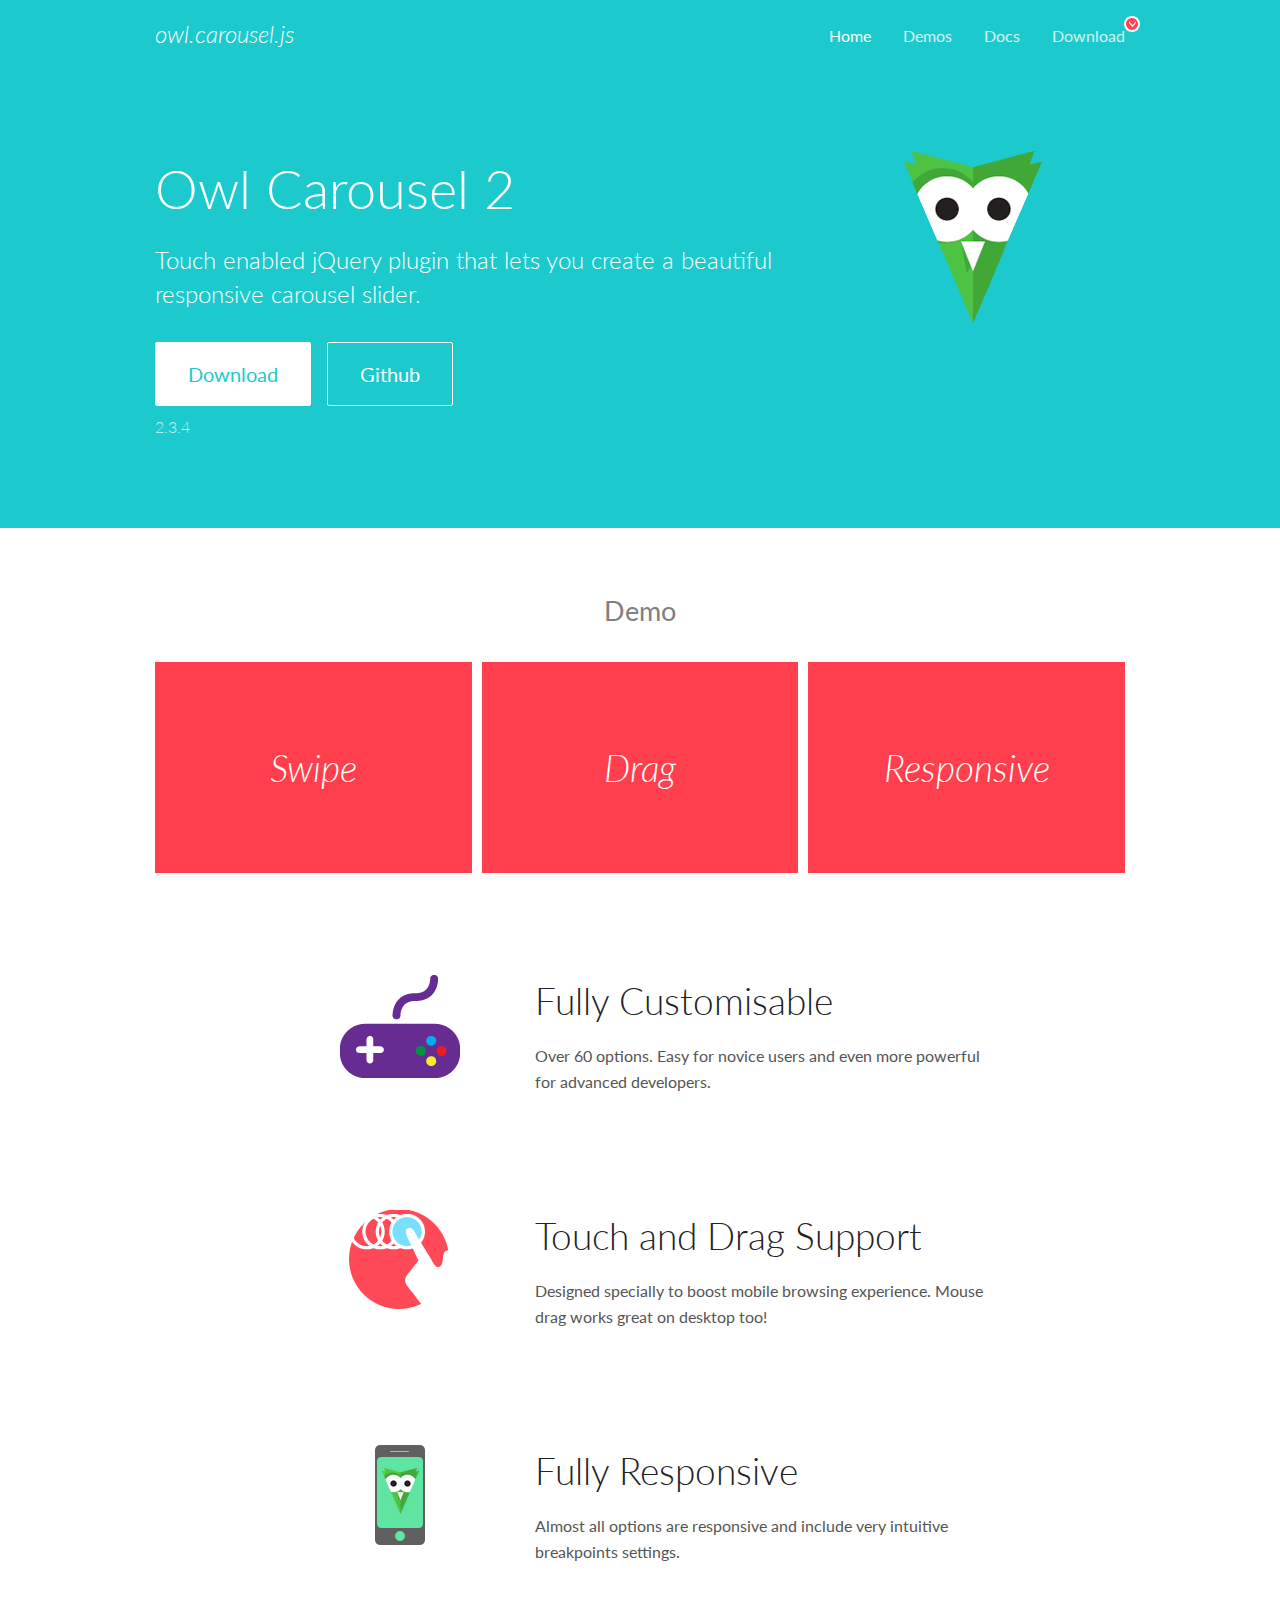
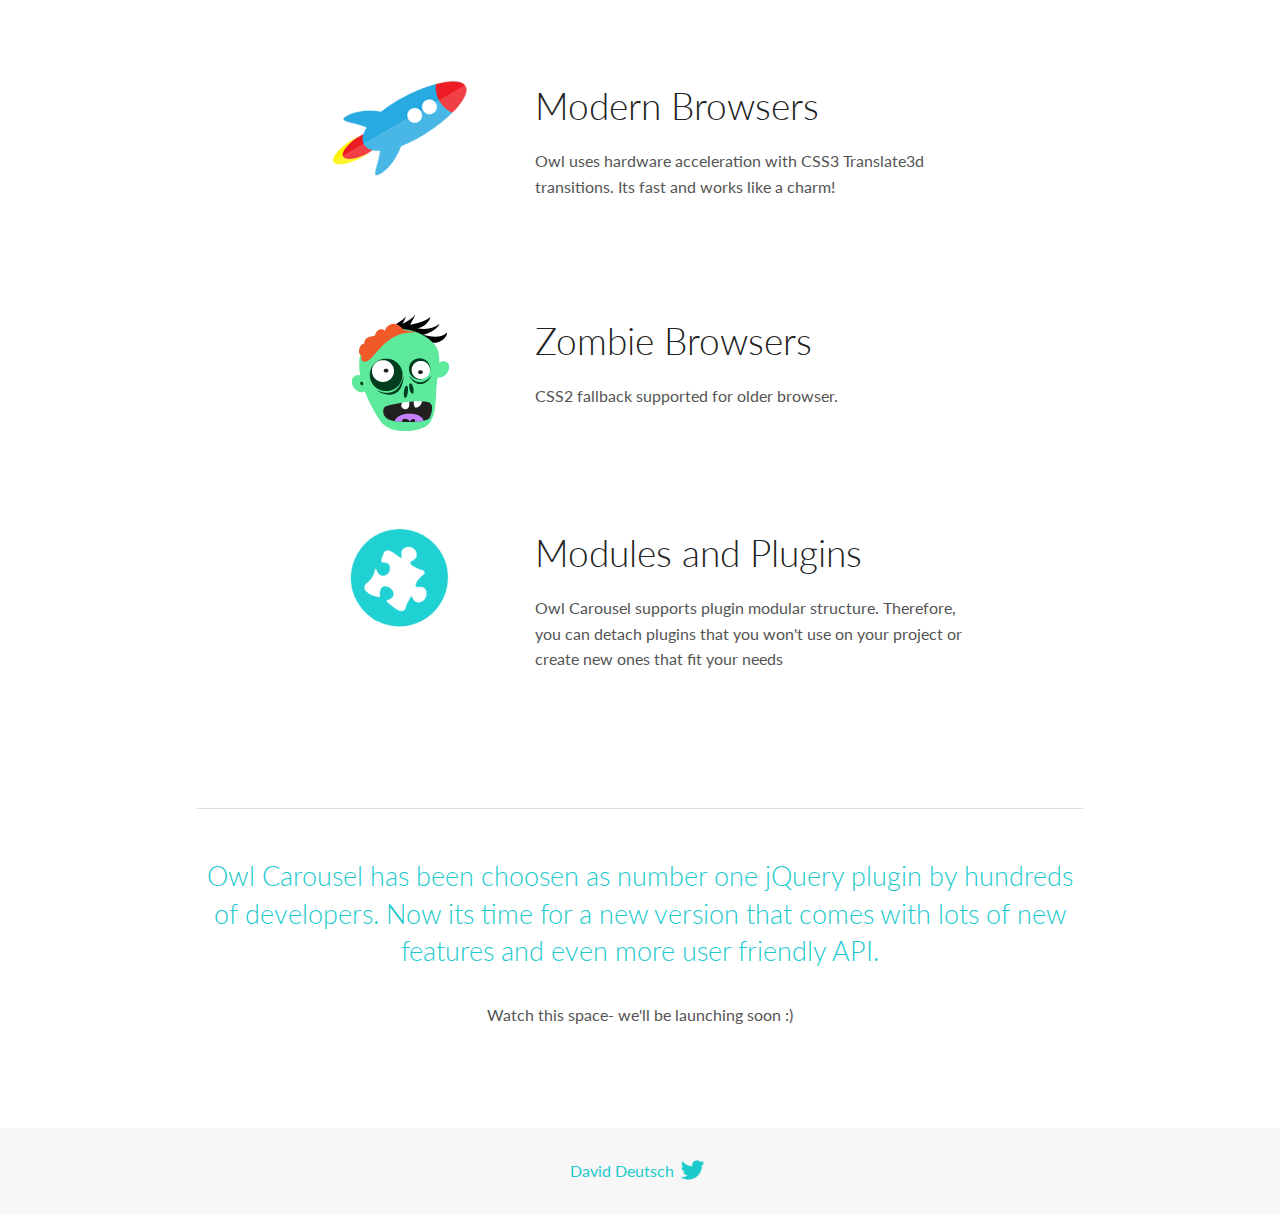
<file: OwlCarousel/docs/index.html>
<!DOCTYPE html>
<html lang="en">
  <head>

    <!-- head -->
    <meta charset="utf-8">
    <meta name="msapplication-tap-highlight" content="no" />
    <meta name="viewport" content="width=device-width, initial-scale=1.0" />
    <meta name="description" content="Touch enabled jQuery plugin that lets you create beautiful responsive carousel slider.">
    <meta name="author" content="David Deutsch">
    <title>
      Home | Owl Carousel | 2.3.4
    </title>

    <!-- Stylesheets -->
    <link href='https://fonts.googleapis.com/css?family=Lato:300,400,700,400italic,300italic' rel='stylesheet' type='text/css'>
    <link rel="stylesheet" href="assets/css/docs.theme.min.css">

    <!-- Owl Stylesheets -->
    <link rel="stylesheet" href="assets/owlcarousel/assets/owl.carousel.min.css">
    <link rel="stylesheet" href="assets/owlcarousel/assets/owl.theme.default.min.css">

    <!-- HTML5 shim and Respond.js IE8 support of HTML5 elements and media queries -->

    <!--[if lt IE 9]>
      <script src="https://oss.maxcdn.com/libs/html5shiv/3.7.0/html5shiv.js"></script>
      <script src="https://oss.maxcdn.com/libs/respond.js/1.3.0/respond.min.js"></script>
    <![endif]-->

    <!-- Favicons -->
    <link rel="apple-touch-icon-precomposed" sizes="144x144" href="assets/ico/apple-touch-icon-144-precomposed.png">
    <link rel="shortcut icon" href="assets/ico/favicon.png">
    <link rel="shortcut icon" href="favicon.ico">

    <!-- Yeah i know js should not be in header. Its required for demos.-->

    <!-- javascript -->
    <script src="assets/vendors/jquery.min.js"></script>
    <script src="assets/owlcarousel/owl.carousel.js"></script>
  </head>
  <body>

    <!-- header -->
    <header class="header">
      <div class="row">
        <div class="large-12 columns">
          <div class="brand left">
            <h3>
              <a href="/OwlCarousel2/">owl.carousel.js</a> 
            </h3>
          </div>
          <a id="toggle-nav" class="right">
            <span></span> <span></span> <span></span> 
          </a> 
          <div class="nav-bar">
            <ul class="clearfix">
              <li class="active">
                <a href="/OwlCarousel2/index.html">Home</a> 
              </li>
              <li> <a href="/OwlCarousel2/demos/demos.html">Demos</a>  </li>
              <li> <a href="/OwlCarousel2/docs/started-welcome.html">Docs</a>  </li>
              <li>
                <a href="https://github.com/OwlCarousel2/OwlCarousel2/archive/2.3.4.zip">Download</a> 
                <span class="download"></span> 
              </li>
            </ul>
          </div>
        </div>
      </div>
    </header>

    <!-- home panel -->
    <section id="hero">
      <div class="row">
        <div class="large-8 medium-8 columns">
          <h1>Owl Carousel 2</h1>
          <h4>Touch enabled jQuery plugin that lets you create a beautiful responsive carousel slider.</h4>
          <a href="https://github.com/OwlCarousel2/OwlCarousel2/archive/2.3.4.zip" class="hero-button">Download</a> 
          <a href="https://github.com/OwlCarousel2/OwlCarousel2" class="hero-button outline">Github</a> 
          <p>2.3.4</p>
        </div>
        <div class="large-4 medium-4 columns">
          <img class="owl-logo" src="assets/img/owl-logo.png" alt="mr. Owl">
        </div>
      </div>
    </section>

    <!-- body -->
    <div class="home-demo">
      <div class="row">
        <div class="large-12 columns">
          <h3>Demo</h3>
          <div class="owl-carousel">
            <div class="item">
              <h2>Swipe</h2>
            </div>
            <div class="item">
              <h2>Drag</h2>
            </div>
            <div class="item">
              <h2>Responsive</h2>
            </div>
            <div class="item">
              <h2>CSS3</h2>
            </div>
            <div class="item">
              <h2>Fast</h2>
            </div>
            <div class="item">
              <h2>Easy</h2>
            </div>
            <div class="item">
              <h2>Free</h2>
            </div>
            <div class="item">
              <h2>Upgradable</h2>
            </div>
            <div class="item">
              <h2>Tons of options</h2>
            </div>
            <div class="item">
              <h2>Infinity</h2>
            </div>
            <div class="item">
              <h2>Auto Width</h2>
            </div>
          </div>
        </div>
      </div>
    </div>
    <script>
      var owl = $('.owl-carousel');
      owl.owlCarousel({
        margin: 10,
        loop: true,
        responsive: {
          0: {
            items: 1
          },
          600: {
            items: 2
          },
          1000: {
            items: 3
          }
        }
      })
    </script>

    <!-- features -->
    <div id="features">
      <div class="row">
        <div class="small-12 medium-9 small-centered columns">
          <section class="row feature">
            <div class="medium-4 small-12 columns">
              <img src="assets/img/feature-options.png" alt="">
            </div>
            <div class="medium-8 small-12 columns">
              <h2>Fully Customisable</h2>
              <p>Over 60 options. Easy for novice users and even more powerful for advanced developers.</p>
            </div>
          </section>
          <section class="row feature">
            <div class="medium-4 small-12 columns">
              <img src="assets/img/feature-drag.png" alt="">
            </div>
            <div class="medium-8 small-12 columns">
              <h2>Touch and Drag Support</h2>
              <p>Designed specially to boost mobile browsing experience. Mouse drag works great on desktop too!</p>
            </div>
          </section>
          <section class="row feature">
            <div class="medium-4 small-12 columns">
              <img src="assets/img/feature-responsive.png" alt="">
            </div>
            <div class="medium-8 small-12 columns">
              <h2>Fully Responsive</h2>
              <p>Almost all options are responsive and include very intuitive breakpoints settings.</p>
            </div>
          </section>
          <section class="row feature">
            <div class="medium-4 small-12 columns">
              <img src="assets/img/feature-modern.png" alt="">
            </div>
            <div class="medium-8 small-12 columns">
              <h2>Modern Browsers</h2>
              <p>Owl uses hardware acceleration with CSS3 Translate3d transitions. Its fast and works like a charm! </p>
            </div>
          </section>
          <section class="row feature">
            <div class="medium-4 small-12 columns">
              <img src="assets/img/feature-zombie.png" alt="">
            </div>
            <div class="medium-8 small-12 columns">
              <h2>Zombie Browsers</h2>
              <p>CSS2 fallback supported for older browser.</p>
            </div>
          </section>
          <section class="row feature">
            <div class="medium-4 small-12 columns">
              <img src="assets/img/feature-module.png" alt="">
            </div>
            <div class="medium-8 small-12 columns">
              <h2>Modules and Plugins</h2>
              <p>Owl Carousel supports plugin modular structure. Therefore, you can detach plugins that you won&#x27;t use on your project or create new ones that fit your needs</p>
            </div>
          </section>
        </div>
      </div>
    </div>

    <!-- footer -->
    <section id="teaser-text">
      <div class="row">
        <div class="small-12 medium-11 small-centered columns">
          <hr>
          <h3 id="owl-carousel-has-been-choosen-as-number-one-jquery-plugin-by-hundreds-of-developers-now-its-time-for-a-new-version-that-comes-with-lots-of-new-features-and-even-more-user-friendly-api-">Owl Carousel has been choosen as number one jQuery plugin by hundreds of developers. Now its time for a new version that comes with lots of new features and even more user friendly API.</h3>
          <p>Watch this space- we&#39;ll be launching soon :)</p>
        </div>
      </div>
    </section>

    <!-- footer -->
    <footer class="footer">
      <div class="row">
        <div class="large-12 columns">
          <h5>
            <a href="/OwlCarousel2/docs/support-contact.html">David Deutsch</a> 
            <a id="custom-tweet-button" href="https://twitter.com/share?url=https://github.com/OwlCarousel2/OwlCarousel2&text=Owl Carousel - This is so awesome! " target="_blank"></a> 
          </h5>
        </div>
      </div>
    </footer>

    <!-- vendors -->
    <script src="assets/vendors/highlight.js"></script>
    <script src="assets/js/app.js"></script>
  </body>
</html>
</file>
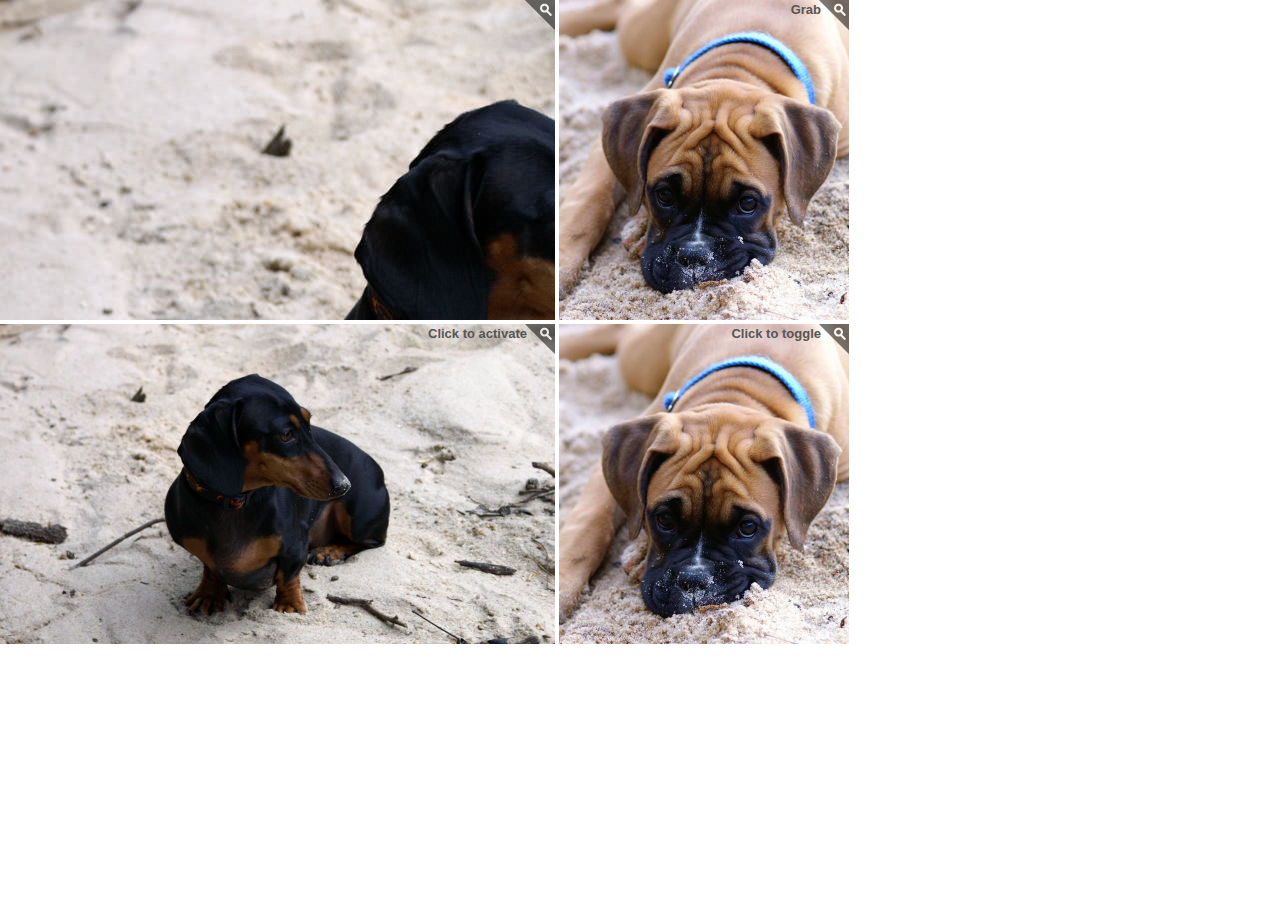
<file: Jquery-zoom/demo.html>
<!DOCTYPE html>
<html>
<head>
	<meta charset='utf-8'/>
	<title>jQuery Zoom Demo</title>
	<style>
		/* styles unrelated to zoom */
		* { border:0; margin:0; padding:0; }
		p { position:absolute; top:3px; right:28px; color:#555; font:bold 13px/1 sans-serif;}

		/* these styles are for the demo, but are not required for the plugin */
		.zoom {
			display:inline-block;
			position: relative;
		}
		
		/* magnifying glass icon */
		.zoom:after {
			content:'';
			display:block; 
			width:33px; 
			height:33px; 
			position:absolute; 
			top:0;
			right:0;
			background:url(icon.png);
		}

		.zoom img {
			display: block;
		}

		.zoom img::selection { background-color: transparent; }

		#ex2 img:hover { cursor: url(grab.cur), default; }
		#ex2 img:active { cursor: url(grabbed.cur), default; }
	</style>
	<script src='http://ajax.googleapis.com/ajax/libs/jquery/1.10.2/jquery.min.js'></script>
	<script src='jquery.zoom.js'></script>
	<script>
		$(document).ready(function(){
			$('#ex1').zoom();
			$('#ex2').zoom({ on:'grab' });
			$('#ex3').zoom({ on:'click' });			 
			$('#ex4').zoom({ on:'toggle' });
		});
	</script>
</head>
<body>
	<span class='zoom' id='ex1'>
		<img src='daisy.jpg' width='555' height='320' alt='Daisy on the Ohoopee'/>
		<p>Hover</p>
	</span>
	<span class='zoom' id='ex2'>
		<img src='roxy.jpg' width='290' height='320' alt='Roxy on the Ohoopee'/>
		<p>Grab</p>
	</span>
	<span class='zoom' id='ex3'>
		<img src='daisy.jpg' width='555' height='320' alt='Daisy on the Ohoopee'/>
		<p>Click to activate</p>
	</span>
	<span class='zoom' id='ex4'>
		<img src='roxy.jpg' width='290' height='320' alt='Roxy on the Ohoopee'/>
		<p>Click to toggle</p>
	</span>
</body>
</html>
</file>
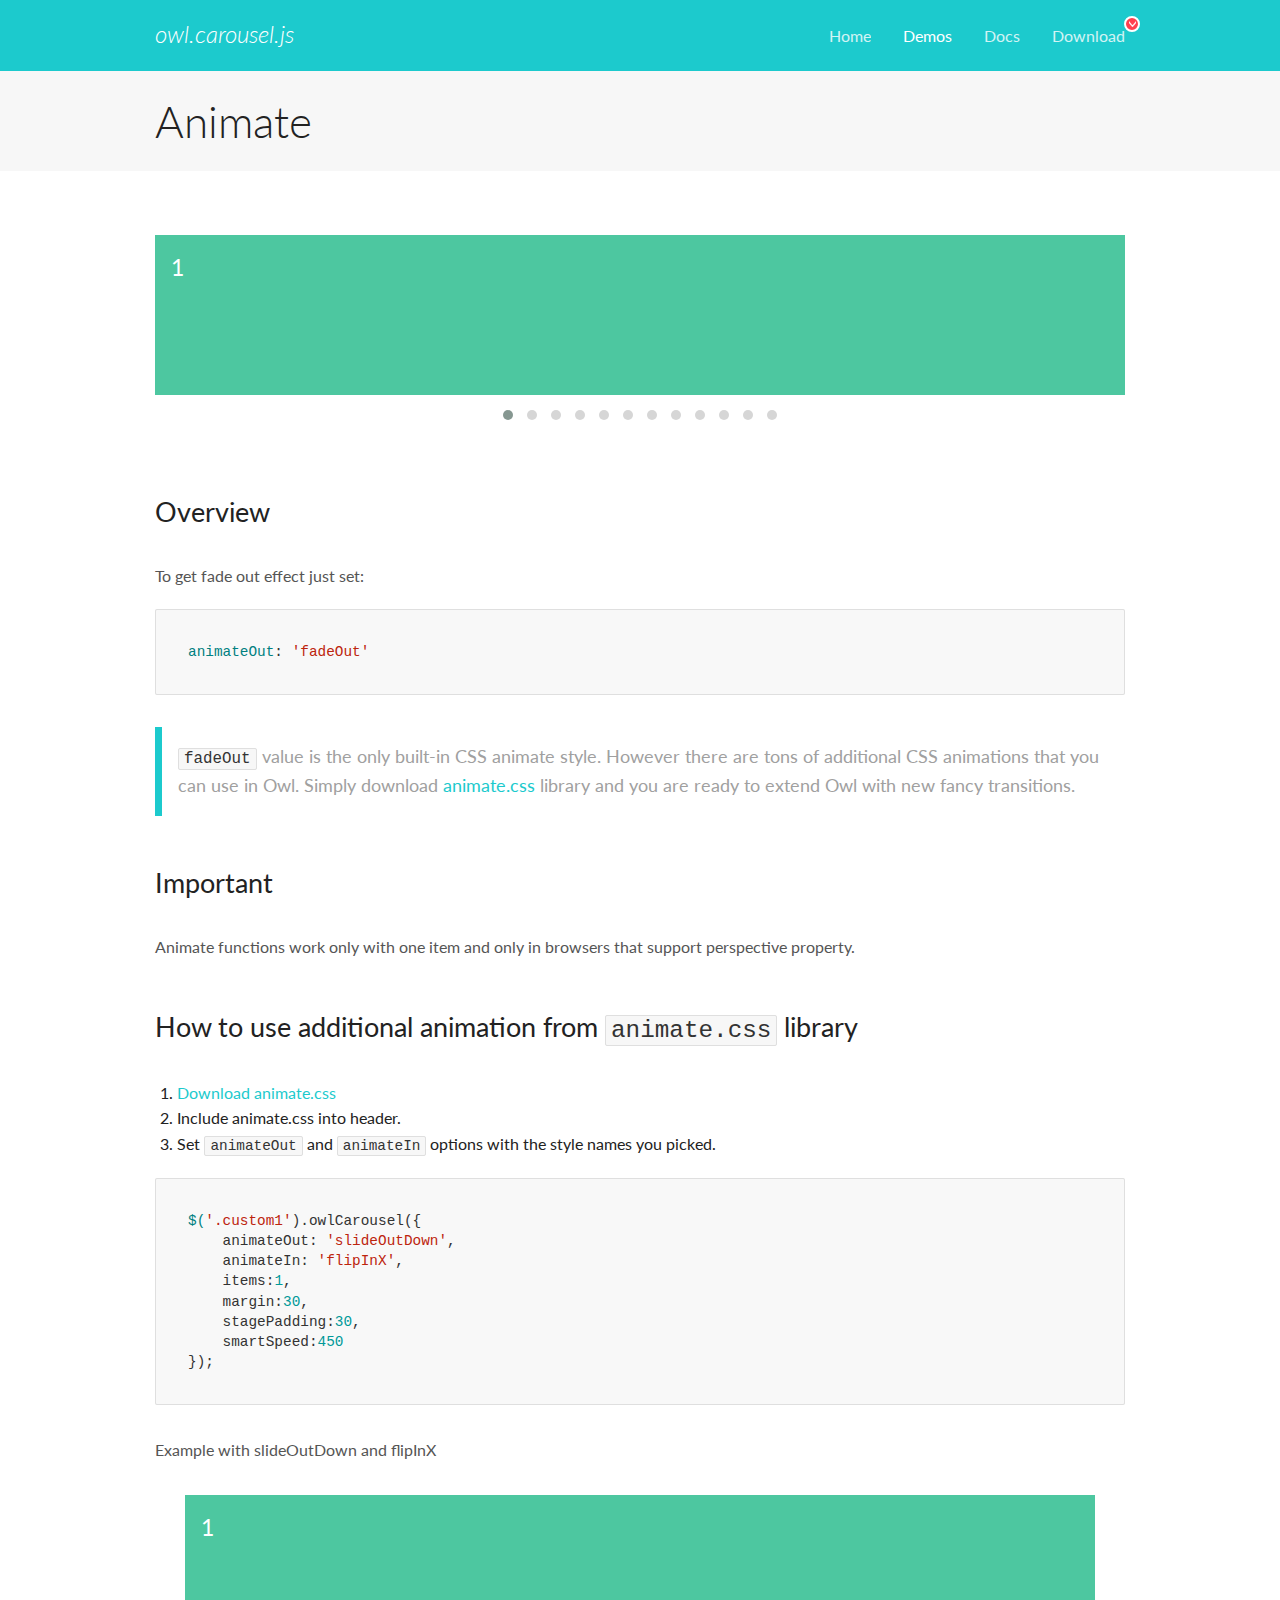
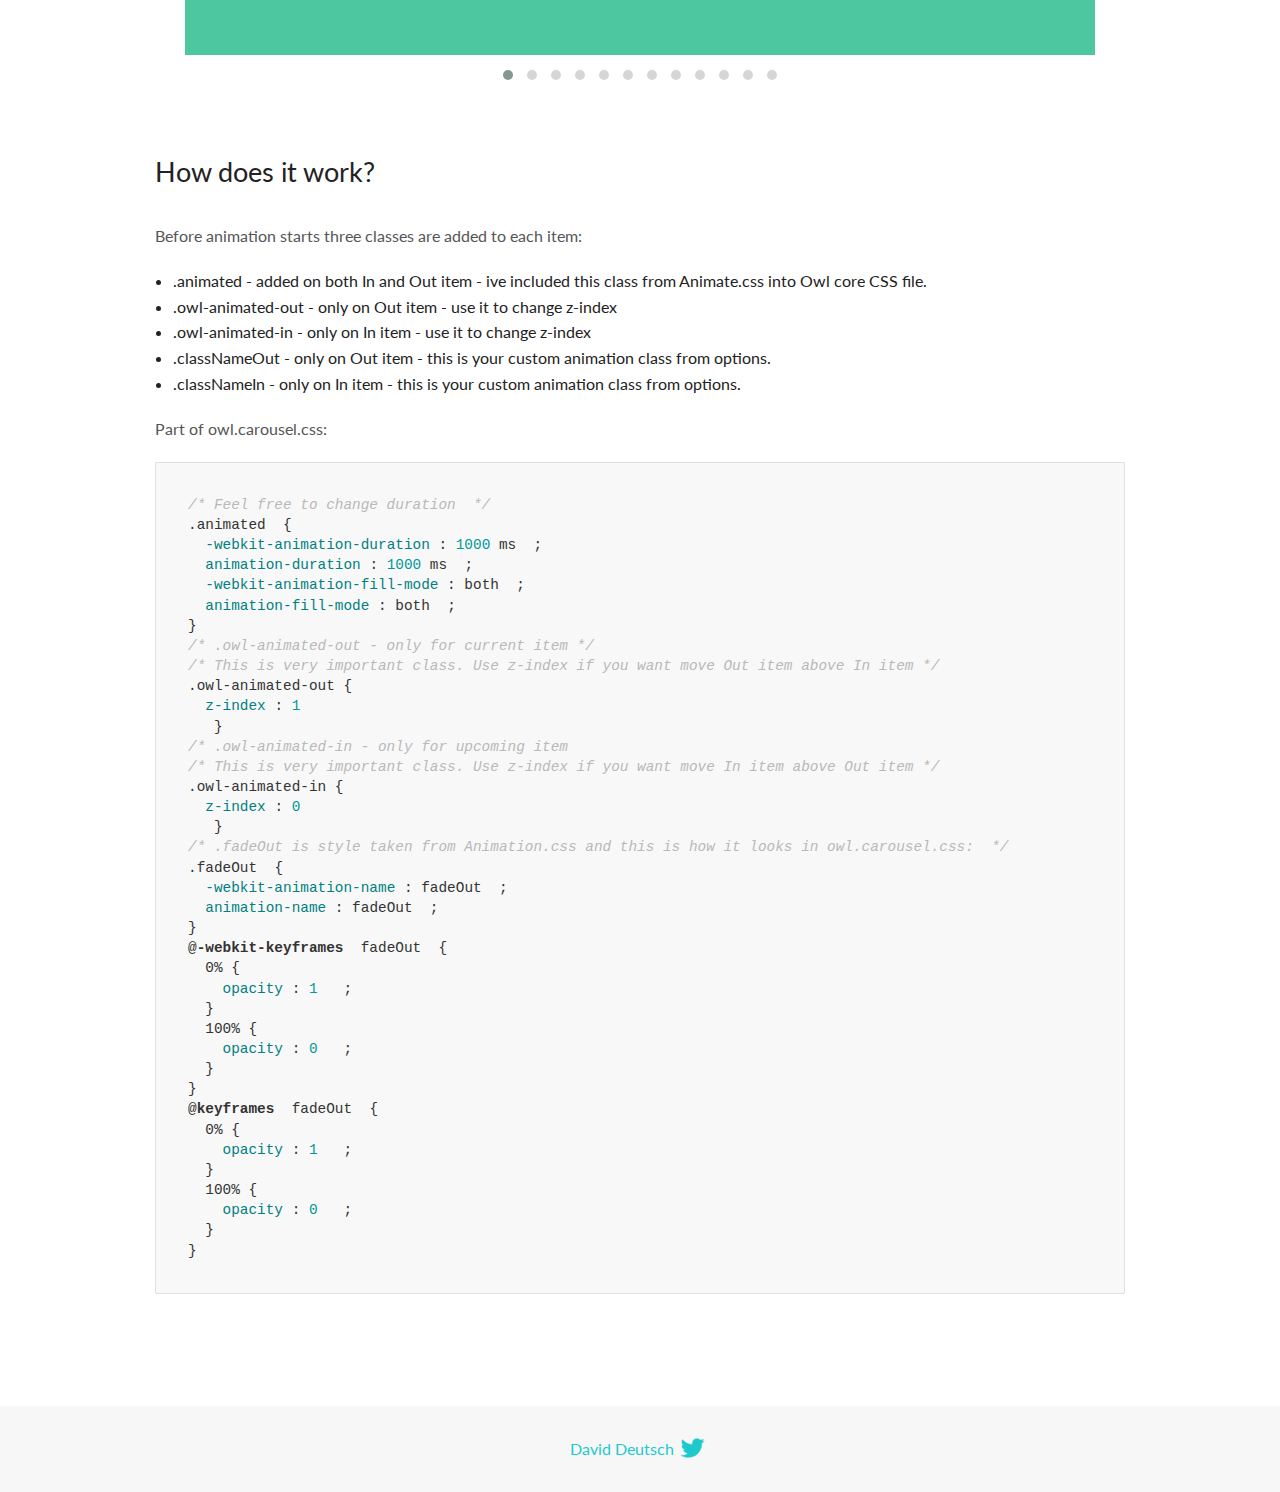
<file: OwlCarousel/docs/demos/animate.html>
<!DOCTYPE html>
<html lang="en">
  <head>

    <!-- head -->
    <meta charset="utf-8">
    <meta name="msapplication-tap-highlight" content="no" />
    <meta name="viewport" content="width=device-width, initial-scale=1.0" />
    <meta name="description" content="Animate carousel">
    <meta name="author" content="David Deutsch">
    <title>
      Animate Demo | Owl Carousel | 2.3.4
    </title>

    <!-- Stylesheets -->
    <link href='https://fonts.googleapis.com/css?family=Lato:300,400,700,400italic,300italic' rel='stylesheet' type='text/css'>
    <link rel="stylesheet" href="../assets/css/docs.theme.min.css">

    <!-- Owl Stylesheets -->
    <link rel="stylesheet" href="../assets/owlcarousel/assets/owl.carousel.min.css">
    <link rel="stylesheet" href="../assets/owlcarousel/assets/owl.theme.default.min.css">

    <!-- HTML5 shim and Respond.js IE8 support of HTML5 elements and media queries -->

    <!--[if lt IE 9]>
      <script src="https://oss.maxcdn.com/libs/html5shiv/3.7.0/html5shiv.js"></script>
      <script src="https://oss.maxcdn.com/libs/respond.js/1.3.0/respond.min.js"></script>
    <![endif]-->

    <!-- Favicons -->
    <link rel="apple-touch-icon-precomposed" sizes="144x144" href="../assets/ico/apple-touch-icon-144-precomposed.png">
    <link rel="shortcut icon" href="../assets/ico/favicon.png">
    <link rel="shortcut icon" href="favicon.ico">

    <!-- Yeah i know js should not be in header. Its required for demos.-->

    <!-- javascript -->
    <script src="../assets/vendors/jquery.min.js"></script>
    <script src="../assets/owlcarousel/owl.carousel.js"></script>
  </head>
  <body>

    <!-- header -->
    <header class="header">
      <div class="row">
        <div class="large-12 columns">
          <div class="brand left">
            <h3>
              <a href="/OwlCarousel2/">owl.carousel.js</a> 
            </h3>
          </div>
          <a id="toggle-nav" class="right">
            <span></span> <span></span> <span></span> 
          </a> 
          <div class="nav-bar">
            <ul class="clearfix">
              <li> <a href="/OwlCarousel2/index.html">Home</a>  </li>
              <li class="active">
                <a href="/OwlCarousel2/demos/demos.html">Demos</a> 
              </li>
              <li> <a href="/OwlCarousel2/docs/started-welcome.html">Docs</a>  </li>
              <li>
                <a href="https://github.com/OwlCarousel2/OwlCarousel2/archive/2.3.4.zip">Download</a> 
                <span class="download"></span> 
              </li>
            </ul>
          </div>
        </div>
      </div>
    </header>

    <!-- title -->
    <section class="title">
      <div class="row">
        <div class="large-12 columns">
          <h1>Animate</h1>
        </div>
      </div>
    </section>

    <!--  Demos -->
    <section id="demos">
      <div class="row">
        <div class="large-12 columns">
          <div class="fadeOut owl-carousel owl-theme">
            <div class="item">
              <h4>1</h4>
            </div>
            <div class="item">
              <h4>2</h4>
            </div>
            <div class="item">
              <h4>3</h4>
            </div>
            <div class="item">
              <h4>4</h4>
            </div>
            <div class="item">
              <h4>5</h4>
            </div>
            <div class="item">
              <h4>6</h4>
            </div>
            <div class="item">
              <h4>7</h4>
            </div>
            <div class="item">
              <h4>8</h4>
            </div>
            <div class="item">
              <h4>9</h4>
            </div>
            <div class="item">
              <h4>10</h4>
            </div>
            <div class="item">
              <h4>11</h4>
            </div>
            <div class="item">
              <h4>12</h4>
            </div>
          </div>
          <h3 id="overview">Overview</h3>
          <p>To get fade out effect just set:</p>
          <pre><code>animateOut: &#39;fadeOut&#39;</code></pre>
          <blockquote>
            <p><code>fadeOut</code> value is the only built-in CSS animate style. However there are tons of additional CSS animations that you can use in Owl. Simply download
              <a href="https://daneden.github.io/animate.css/">animate.css</a>  library and you are ready to extend Owl with new fancy transitions.</p>
          </blockquote>
          <h3 id="important">Important</h3>
          <p>Animate functions work only with one item and only in browsers that support perspective property.</p>
          <h3 id="how-to-use-additional-animation-from-animate-css-library">How to use additional animation from <code>animate.css</code> library</h3>
          <ol>
            <li> <a href="https://daneden.github.io/animate.css/">Download animate.css</a>  </li>
            <li>Include animate.css into header.</li>
            <li>Set <code>animateOut</code> and <code>animateIn</code> options with the style names you picked.</li>
          </ol>
          <pre><code>$(&#39;.custom1&#39;).owlCarousel({
    animateOut: &#39;slideOutDown&#39;,
    animateIn: &#39;flipInX&#39;,
    items:1,
    margin:30,
    stagePadding:30,
    smartSpeed:450
});</code></pre>
          <p>Example with slideOutDown and flipInX</p>
          <div class="custom1 owl-carousel owl-theme">
            <div class="item">
              <h4>1</h4>
            </div>
            <div class="item">
              <h4>2</h4>
            </div>
            <div class="item">
              <h4>3</h4>
            </div>
            <div class="item">
              <h4>4</h4>
            </div>
            <div class="item">
              <h4>5</h4>
            </div>
            <div class="item">
              <h4>6</h4>
            </div>
            <div class="item">
              <h4>7</h4>
            </div>
            <div class="item">
              <h4>8</h4>
            </div>
            <div class="item">
              <h4>9</h4>
            </div>
            <div class="item">
              <h4>10</h4>
            </div>
            <div class="item">
              <h4>11</h4>
            </div>
            <div class="item">
              <h4>12</h4>
            </div>
          </div>
          <h3 id="how-does-it-work-">How does it work?</h3>
          <p>Before animation starts three classes are added to each item:</p>
          <ul>
            <li>.animated - added on both In and Out item - ive included this class from Animate.css into Owl core CSS file.</li>
            <li>.owl-animated-out - only on Out item - use it to change z-index</li>
            <li>.owl-animated-in - only on In item - use it to change z-index</li>
            <li>.classNameOut - only on Out item - this is your custom animation class from options.</li>
            <li>.classNameIn - only on In item - this is your custom animation class from options.</li>
          </ul>
          <p>Part of owl.carousel.css:</p>
          <pre><code class="language-css"><span class="comment">/* Feel free to change duration  */</span> 
<span class="class">.animated</span>  <span class="rules">{
  <span class="rule"><span class="attribute">-webkit-animation-duration</span> :<span class="value"> <span class="number">1000</span> ms</span> </span> ;
  <span class="rule"><span class="attribute">animation-duration</span> :<span class="value"> <span class="number">1000</span> ms</span> </span> ;
  <span class="rule"><span class="attribute">-webkit-animation-fill-mode</span> :<span class="value"> both</span> </span> ;
  <span class="rule"><span class="attribute">animation-fill-mode</span> :<span class="value"> both</span> </span> ;
<span class="rule">}</span> </span> 
<span class="comment">/* .owl-animated-out - only for current item */</span> 
<span class="comment">/* This is very important class. Use z-index if you want move Out item above In item */</span> 
<span class="class">.owl-animated-out</span> <span class="rules">{
  <span class="rule"><span class="attribute">z-index</span> :<span class="value"> <span class="number">1</span> 
</span> </span> </span> }
<span class="comment">/* .owl-animated-in - only for upcoming item
/* This is very important class. Use z-index if you want move In item above Out item */</span> 
<span class="class">.owl-animated-in</span> <span class="rules">{
  <span class="rule"><span class="attribute">z-index</span> :<span class="value"> <span class="number">0</span> 
</span> </span> </span> }
<span class="comment">/* .fadeOut is style taken from Animation.css and this is how it looks in owl.carousel.css:  */</span> 
<span class="class">.fadeOut</span>  <span class="rules">{
  <span class="rule"><span class="attribute">-webkit-animation-name</span> :<span class="value"> fadeOut</span> </span> ;
  <span class="rule"><span class="attribute">animation-name</span> :<span class="value"> fadeOut</span> </span> ;
<span class="rule">}</span> </span> 
<span class="at_rule">@<span class="keyword">-webkit-keyframes</span>  fadeOut </span> {
  0% <span class="rules">{
    <span class="rule"><span class="attribute">opacity</span> :<span class="value"> <span class="number">1</span> </span> </span> ;
  <span class="rule">}</span> </span> 
  100% <span class="rules">{
    <span class="rule"><span class="attribute">opacity</span> :<span class="value"> <span class="number">0</span> </span> </span> ;
  <span class="rule">}</span> </span> 
}
<span class="at_rule">@<span class="keyword">keyframes</span>  fadeOut </span> {
  0% <span class="rules">{
    <span class="rule"><span class="attribute">opacity</span> :<span class="value"> <span class="number">1</span> </span> </span> ;
  <span class="rule">}</span> </span> 
  100% <span class="rules">{
    <span class="rule"><span class="attribute">opacity</span> :<span class="value"> <span class="number">0</span> </span> </span> ;
  <span class="rule">}</span> </span> 
}</code></pre>
          <link rel="stylesheet" href="../assets/css/animate.css">
          <script>
            jQuery(document).ready(function($) {
              $('.fadeOut').owlCarousel({
                items: 1,
                animateOut: 'fadeOut',
                loop: true,
                margin: 10,
              });
              $('.custom1').owlCarousel({
                animateOut: 'slideOutDown',
                animateIn: 'flipInX',
                items: 1,
                margin: 30,
                stagePadding: 30,
                smartSpeed: 450
              });
            });
          </script>
        </div>
      </div>
    </section>

    <!-- footer -->
    <footer class="footer">
      <div class="row">
        <div class="large-12 columns">
          <h5>
            <a href="/OwlCarousel2/docs/support-contact.html">David Deutsch</a> 
            <a id="custom-tweet-button" href="https://twitter.com/share?url=https://github.com/OwlCarousel2/OwlCarousel2&text=Owl Carousel - This is so awesome! " target="_blank"></a> 
          </h5>
        </div>
      </div>
    </footer>

    <!-- vendors -->
    <script src="../assets/vendors/highlight.js"></script>
    <script src="../assets/js/app.js"></script>
  </body>
</html>
</file>
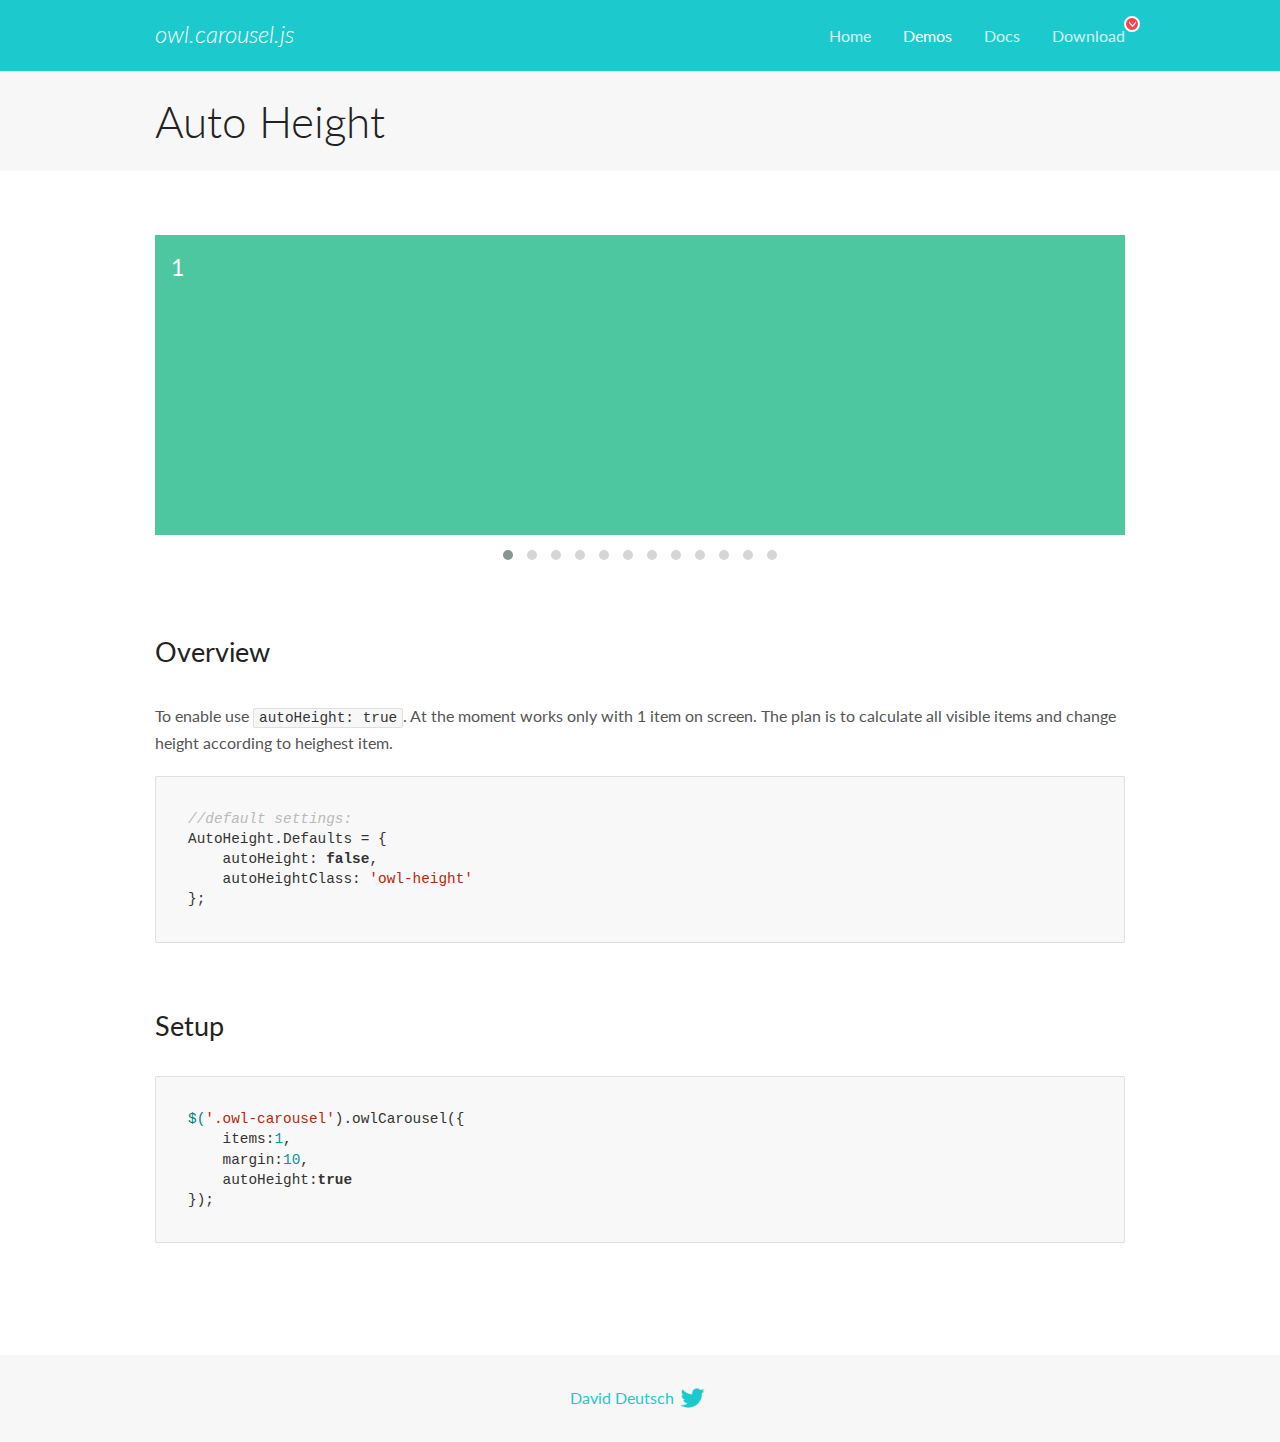
<file: OwlCarousel/docs/demos/autoheight.html>
<!DOCTYPE html>
<html lang="en">
  <head>

    <!-- head -->
    <meta charset="utf-8">
    <meta name="msapplication-tap-highlight" content="no" />
    <meta name="viewport" content="width=device-width, initial-scale=1.0" />
    <meta name="description" content="autoHeight usage demo">
    <meta name="author" content="David Deutsch">
    <title>
      Auto Height Demo | Owl Carousel | 2.3.4
    </title>

    <!-- Stylesheets -->
    <link href='https://fonts.googleapis.com/css?family=Lato:300,400,700,400italic,300italic' rel='stylesheet' type='text/css'>
    <link rel="stylesheet" href="../assets/css/docs.theme.min.css">

    <!-- Owl Stylesheets -->
    <link rel="stylesheet" href="../assets/owlcarousel/assets/owl.carousel.min.css">
    <link rel="stylesheet" href="../assets/owlcarousel/assets/owl.theme.default.min.css">

    <!-- HTML5 shim and Respond.js IE8 support of HTML5 elements and media queries -->

    <!--[if lt IE 9]>
      <script src="https://oss.maxcdn.com/libs/html5shiv/3.7.0/html5shiv.js"></script>
      <script src="https://oss.maxcdn.com/libs/respond.js/1.3.0/respond.min.js"></script>
    <![endif]-->

    <!-- Favicons -->
    <link rel="apple-touch-icon-precomposed" sizes="144x144" href="../assets/ico/apple-touch-icon-144-precomposed.png">
    <link rel="shortcut icon" href="../assets/ico/favicon.png">
    <link rel="shortcut icon" href="favicon.ico">

    <!-- Yeah i know js should not be in header. Its required for demos.-->

    <!-- javascript -->
    <script src="../assets/vendors/jquery.min.js"></script>
    <script src="../assets/owlcarousel/owl.carousel.js"></script>
  </head>
  <body>

    <!-- header -->
    <header class="header">
      <div class="row">
        <div class="large-12 columns">
          <div class="brand left">
            <h3>
              <a href="/OwlCarousel2/">owl.carousel.js</a> 
            </h3>
          </div>
          <a id="toggle-nav" class="right">
            <span></span> <span></span> <span></span> 
          </a> 
          <div class="nav-bar">
            <ul class="clearfix">
              <li> <a href="/OwlCarousel2/index.html">Home</a>  </li>
              <li class="active">
                <a href="/OwlCarousel2/demos/demos.html">Demos</a> 
              </li>
              <li> <a href="/OwlCarousel2/docs/started-welcome.html">Docs</a>  </li>
              <li>
                <a href="https://github.com/OwlCarousel2/OwlCarousel2/archive/2.3.4.zip">Download</a> 
                <span class="download"></span> 
              </li>
            </ul>
          </div>
        </div>
      </div>
    </header>

    <!-- title -->
    <section class="title">
      <div class="row">
        <div class="large-12 columns">
          <h1>Auto Height</h1>
        </div>
      </div>
    </section>

    <!--  Demos -->
    <section id="demos">
      <div class="row">
        <div class="large-12 columns">
          <div class="owl-carousel owl-theme">
            <div class="item" style="height:300px">
              <h4>1</h4>
            </div>
            <div class="item" style="height:100px">
              <h4>2</h4>
            </div>
            <div class="item" style="height:500px">
              <h4>3</h4>
            </div>
            <div class="item" style="height:250px">
              <h4>4</h4>
            </div>
            <div class="item" style="height:400px">
              <h4>5</h4>
            </div>
            <div class="item" style="height:500px">
              <h4>6</h4>
            </div>
            <div class="item" style="height:600px">
              <h4>7</h4>
            </div>
            <div class="item" style="height:400px">
              <h4>8</h4>
            </div>
            <div class="item" style="height:300px">
              <h4>9</h4>
            </div>
            <div class="item" style="height:350px">
              <h4>10</h4>
            </div>
            <div class="item" style="height:200px">
              <h4>11</h4>
            </div>
            <div class="item" style="height:150px">
              <h4>12</h4>
            </div>
          </div>
          <h3 id="overview">Overview</h3>
          <p>To enable use <code>autoHeight: true</code>. At the moment works only with 1 item on screen. The plan is to calculate all visible items and change height according to heighest item.</p>
          <pre><code>//default settings:
AutoHeight.Defaults = {
    autoHeight: false,
    autoHeightClass: &#39;owl-height&#39;
};</code></pre>
          <h3 id="setup">Setup</h3>
          <pre><code>$(&#39;.owl-carousel&#39;).owlCarousel({
    items:1,
    margin:10,
    autoHeight:true
});</code></pre>
          <script>
            $(document).ready(function() {
              $('.owl-carousel').owlCarousel({
                items: 1,
                margin: 10,
                autoHeight: true
              });
            })
          </script>
        </div>
      </div>
    </section>

    <!-- footer -->
    <footer class="footer">
      <div class="row">
        <div class="large-12 columns">
          <h5>
            <a href="/OwlCarousel2/docs/support-contact.html">David Deutsch</a> 
            <a id="custom-tweet-button" href="https://twitter.com/share?url=https://github.com/OwlCarousel2/OwlCarousel2&text=Owl Carousel - This is so awesome! " target="_blank"></a> 
          </h5>
        </div>
      </div>
    </footer>

    <!-- vendors -->
    <script src="../assets/vendors/highlight.js"></script>
    <script src="../assets/js/app.js"></script>
  </body>
</html>
</file>
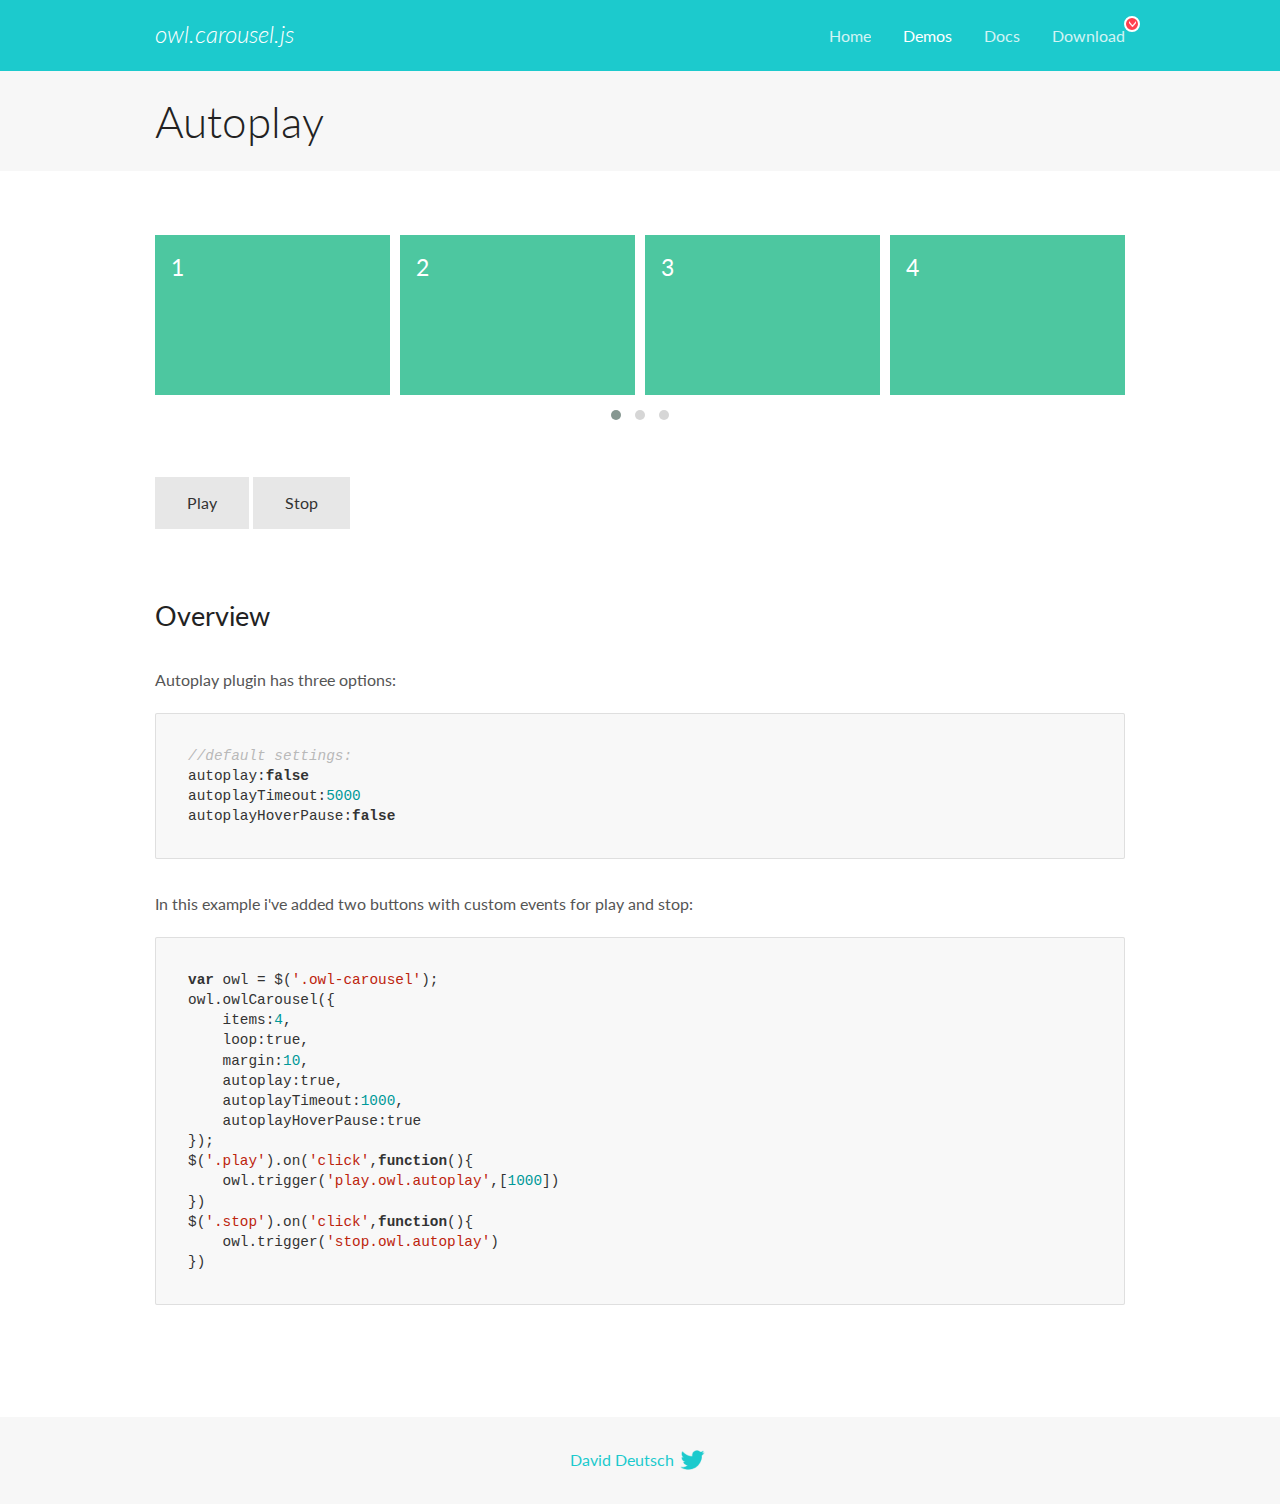
<file: OwlCarousel/docs/demos/autoplay.html>
<!DOCTYPE html>
<html lang="en">
  <head>

    <!-- head -->
    <meta charset="utf-8">
    <meta name="msapplication-tap-highlight" content="no" />
    <meta name="viewport" content="width=device-width, initial-scale=1.0" />
    <meta name="description" content="Autoplay usage demo">
    <meta name="author" content="David Deutsch">
    <title>
      Autoplay Demo | Owl Carousel | 2.3.4
    </title>

    <!-- Stylesheets -->
    <link href='https://fonts.googleapis.com/css?family=Lato:300,400,700,400italic,300italic' rel='stylesheet' type='text/css'>
    <link rel="stylesheet" href="../assets/css/docs.theme.min.css">

    <!-- Owl Stylesheets -->
    <link rel="stylesheet" href="../assets/owlcarousel/assets/owl.carousel.min.css">
    <link rel="stylesheet" href="../assets/owlcarousel/assets/owl.theme.default.min.css">

    <!-- HTML5 shim and Respond.js IE8 support of HTML5 elements and media queries -->

    <!--[if lt IE 9]>
      <script src="https://oss.maxcdn.com/libs/html5shiv/3.7.0/html5shiv.js"></script>
      <script src="https://oss.maxcdn.com/libs/respond.js/1.3.0/respond.min.js"></script>
    <![endif]-->

    <!-- Favicons -->
    <link rel="apple-touch-icon-precomposed" sizes="144x144" href="../assets/ico/apple-touch-icon-144-precomposed.png">
    <link rel="shortcut icon" href="../assets/ico/favicon.png">
    <link rel="shortcut icon" href="favicon.ico">

    <!-- Yeah i know js should not be in header. Its required for demos.-->

    <!-- javascript -->
    <script src="../assets/vendors/jquery.min.js"></script>
    <script src="../assets/owlcarousel/owl.carousel.js"></script>
  </head>
  <body>

    <!-- header -->
    <header class="header">
      <div class="row">
        <div class="large-12 columns">
          <div class="brand left">
            <h3>
              <a href="/OwlCarousel2/">owl.carousel.js</a> 
            </h3>
          </div>
          <a id="toggle-nav" class="right">
            <span></span> <span></span> <span></span> 
          </a> 
          <div class="nav-bar">
            <ul class="clearfix">
              <li> <a href="/OwlCarousel2/index.html">Home</a>  </li>
              <li class="active">
                <a href="/OwlCarousel2/demos/demos.html">Demos</a> 
              </li>
              <li> <a href="/OwlCarousel2/docs/started-welcome.html">Docs</a>  </li>
              <li>
                <a href="https://github.com/OwlCarousel2/OwlCarousel2/archive/2.3.4.zip">Download</a> 
                <span class="download"></span> 
              </li>
            </ul>
          </div>
        </div>
      </div>
    </header>

    <!-- title -->
    <section class="title">
      <div class="row">
        <div class="large-12 columns">
          <h1>Autoplay</h1>
        </div>
      </div>
    </section>

    <!--  Demos -->
    <section id="demos">
      <div class="row">
        <div class="large-12 columns">
          <div class="owl-carousel owl-theme">
            <div class="item">
              <h4>1</h4>
            </div>
            <div class="item">
              <h4>2</h4>
            </div>
            <div class="item">
              <h4>3</h4>
            </div>
            <div class="item">
              <h4>4</h4>
            </div>
            <div class="item">
              <h4>5</h4>
            </div>
            <div class="item">
              <h4>6</h4>
            </div>
            <div class="item">
              <h4>7</h4>
            </div>
            <div class="item">
              <h4>8</h4>
            </div>
            <div class="item">
              <h4>9</h4>
            </div>
            <div class="item">
              <h4>10</h4>
            </div>
            <div class="item">
              <h4>11</h4>
            </div>
            <div class="item">
              <h4>12</h4>
            </div>
          </div>
          <a class="button secondary play">Play</a> 
          <a class="button secondary stop">Stop</a> 
          <h3 id="overview">Overview</h3>
          <p>Autoplay plugin has three options:</p>
          <pre><code>//default settings:
autoplay:false
autoplayTimeout:5000
autoplayHoverPause:false</code></pre>
          <p>In this example i&#39;ve added two buttons with custom events for play and stop:</p>
          <pre><code>var owl = $(&#39;.owl-carousel&#39;);
owl.owlCarousel({
    items:4,
    loop:true,
    margin:10,
    autoplay:true,
    autoplayTimeout:1000,
    autoplayHoverPause:true
});
$(&#39;.play&#39;).on(&#39;click&#39;,function(){
    owl.trigger(&#39;play.owl.autoplay&#39;,[1000])
})
$(&#39;.stop&#39;).on(&#39;click&#39;,function(){
    owl.trigger(&#39;stop.owl.autoplay&#39;)
})</code></pre>
          <script>
            $(document).ready(function() {
              var owl = $('.owl-carousel');
              owl.owlCarousel({
                items: 4,
                loop: true,
                margin: 10,
                autoplay: true,
                autoplayTimeout: 1000,
                autoplayHoverPause: true
              });
              $('.play').on('click', function() {
                owl.trigger('play.owl.autoplay', [1000])
              })
              $('.stop').on('click', function() {
                owl.trigger('stop.owl.autoplay')
              })
            })
          </script>
        </div>
      </div>
    </section>

    <!-- footer -->
    <footer class="footer">
      <div class="row">
        <div class="large-12 columns">
          <h5>
            <a href="/OwlCarousel2/docs/support-contact.html">David Deutsch</a> 
            <a id="custom-tweet-button" href="https://twitter.com/share?url=https://github.com/OwlCarousel2/OwlCarousel2&text=Owl Carousel - This is so awesome! " target="_blank"></a> 
          </h5>
        </div>
      </div>
    </footer>

    <!-- vendors -->
    <script src="../assets/vendors/highlight.js"></script>
    <script src="../assets/js/app.js"></script>
  </body>
</html>
</file>
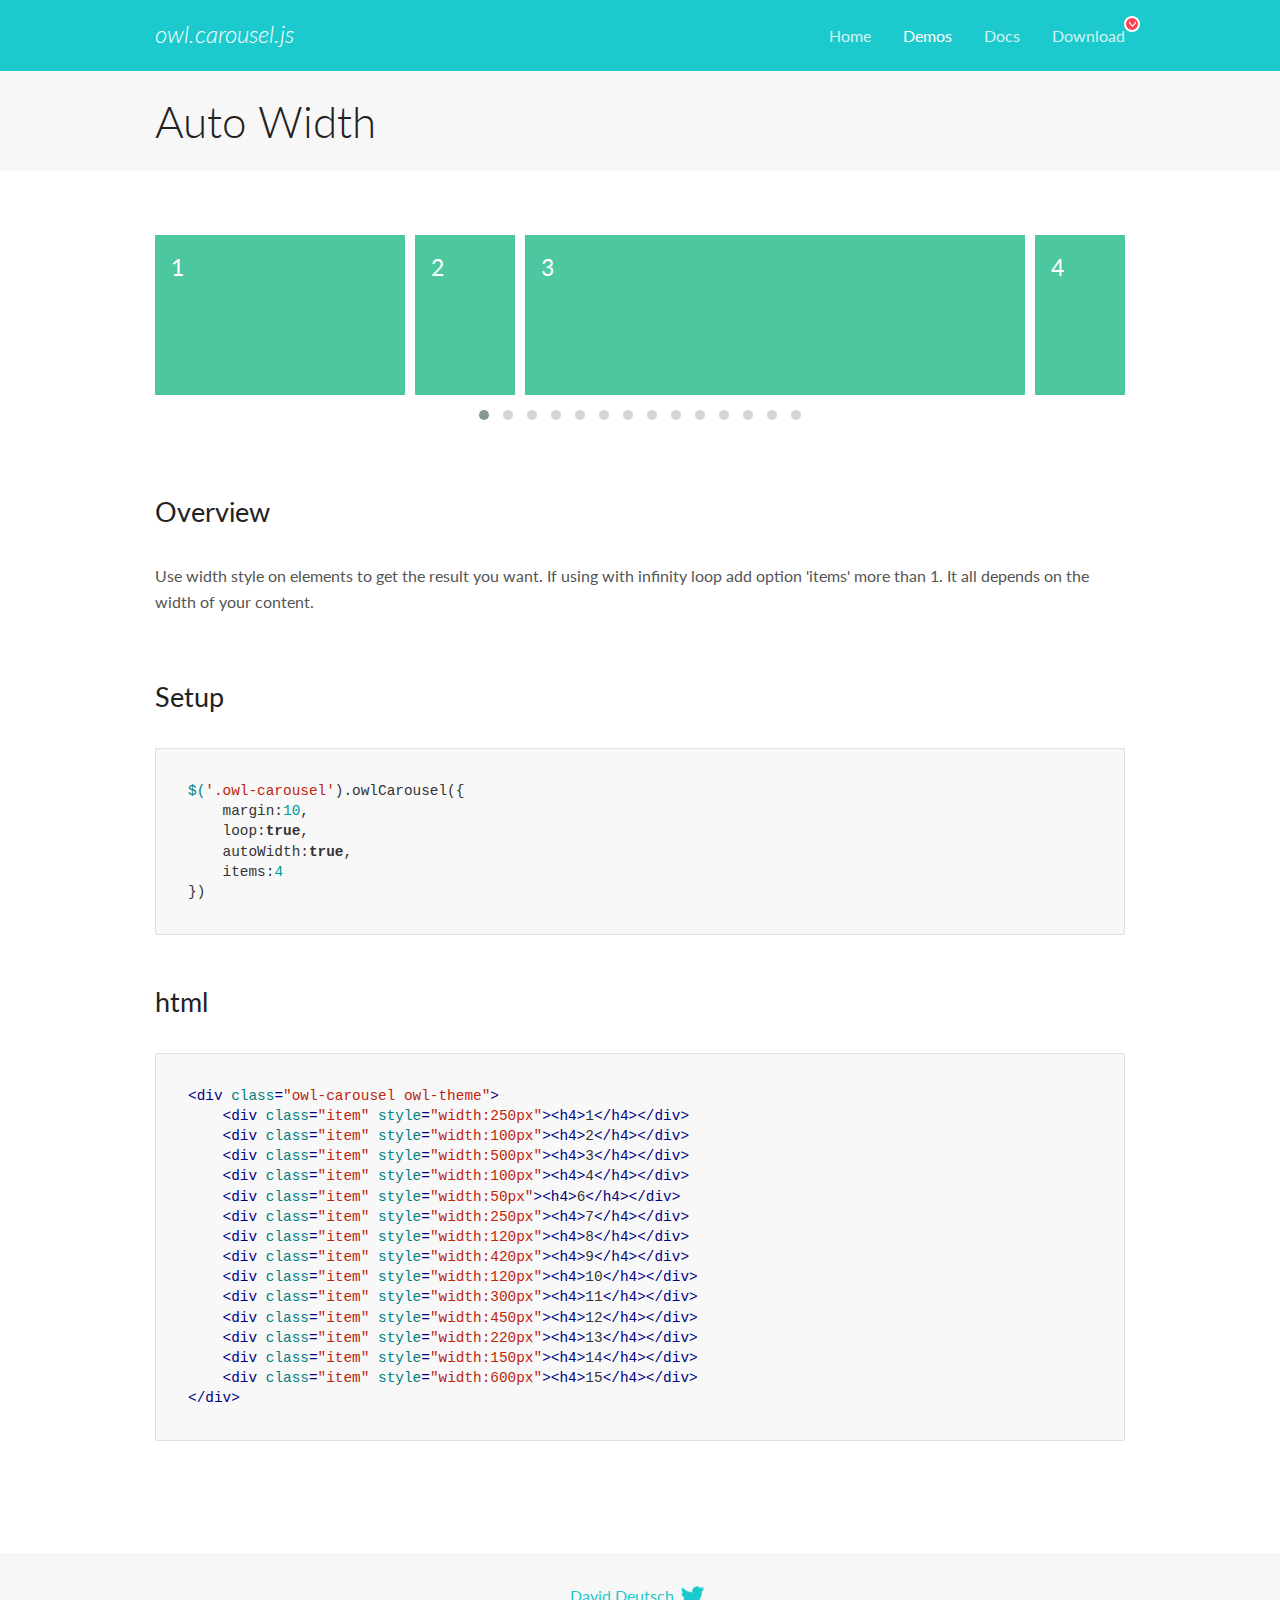
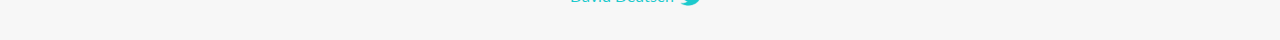
<file: OwlCarousel/docs/demos/autowidth.html>
<!DOCTYPE html>
<html lang="en">
  <head>

    <!-- head -->
    <meta charset="utf-8">
    <meta name="msapplication-tap-highlight" content="no" />
    <meta name="viewport" content="width=device-width, initial-scale=1.0" />
    <meta name="description" content="Auto Width">
    <meta name="author" content="David Deutsch">
    <title>
      Auto Width Demo | Owl Carousel | 2.3.4
    </title>

    <!-- Stylesheets -->
    <link href='https://fonts.googleapis.com/css?family=Lato:300,400,700,400italic,300italic' rel='stylesheet' type='text/css'>
    <link rel="stylesheet" href="../assets/css/docs.theme.min.css">

    <!-- Owl Stylesheets -->
    <link rel="stylesheet" href="../assets/owlcarousel/assets/owl.carousel.min.css">
    <link rel="stylesheet" href="../assets/owlcarousel/assets/owl.theme.default.min.css">

    <!-- HTML5 shim and Respond.js IE8 support of HTML5 elements and media queries -->

    <!--[if lt IE 9]>
      <script src="https://oss.maxcdn.com/libs/html5shiv/3.7.0/html5shiv.js"></script>
      <script src="https://oss.maxcdn.com/libs/respond.js/1.3.0/respond.min.js"></script>
    <![endif]-->

    <!-- Favicons -->
    <link rel="apple-touch-icon-precomposed" sizes="144x144" href="../assets/ico/apple-touch-icon-144-precomposed.png">
    <link rel="shortcut icon" href="../assets/ico/favicon.png">
    <link rel="shortcut icon" href="favicon.ico">

    <!-- Yeah i know js should not be in header. Its required for demos.-->

    <!-- javascript -->
    <script src="../assets/vendors/jquery.min.js"></script>
    <script src="../assets/owlcarousel/owl.carousel.js"></script>
  </head>
  <body>

    <!-- header -->
    <header class="header">
      <div class="row">
        <div class="large-12 columns">
          <div class="brand left">
            <h3>
              <a href="/OwlCarousel2/">owl.carousel.js</a> 
            </h3>
          </div>
          <a id="toggle-nav" class="right">
            <span></span> <span></span> <span></span> 
          </a> 
          <div class="nav-bar">
            <ul class="clearfix">
              <li> <a href="/OwlCarousel2/index.html">Home</a>  </li>
              <li class="active">
                <a href="/OwlCarousel2/demos/demos.html">Demos</a> 
              </li>
              <li> <a href="/OwlCarousel2/docs/started-welcome.html">Docs</a>  </li>
              <li>
                <a href="https://github.com/OwlCarousel2/OwlCarousel2/archive/2.3.4.zip">Download</a> 
                <span class="download"></span> 
              </li>
            </ul>
          </div>
        </div>
      </div>
    </header>

    <!-- title -->
    <section class="title">
      <div class="row">
        <div class="large-12 columns">
          <h1>Auto Width</h1>
        </div>
      </div>
    </section>

    <!--  Demos -->
    <section id="demos">
      <div class="row">
        <div class="large-12 columns">
          <div class="owl-carousel owl-theme">
            <div class="item" style="width:250px">
              <h4>1</h4>
            </div>
            <div class="item" style="width:100px">
              <h4>2</h4>
            </div>
            <div class="item" style="width:500px">
              <h4>3</h4>
            </div>
            <div class="item" style="width:100px">
              <h4>4</h4>
            </div>
            <div class="item" style="width:50px">
              <h4>6</h4>
            </div>
            <div class="item" style="width:250px">
              <h4>7</h4>
            </div>
            <div class="item" style="width:120px">
              <h4>8</h4>
            </div>
            <div class="item" style="width:420px">
              <h4>9</h4>
            </div>
            <div class="item" style="width:120px">
              <h4>10</h4>
            </div>
            <div class="item" style="width:300px">
              <h4>11</h4>
            </div>
            <div class="item" style="width:450px">
              <h4>12</h4>
            </div>
            <div class="item" style="width:220px">
              <h4>13</h4>
            </div>
            <div class="item" style="width:150px">
              <h4>14</h4>
            </div>
            <div class="item" style="width:600px">
              <h4>15</h4>
            </div>
          </div>
          <h3 id="overview">Overview</h3>
          <p>Use width style on elements to get the result you want. If using with infinity loop add option &#39;items&#39; more than 1. It all depends on the width of your content.</p>
          <h3 id="setup">Setup</h3>
          <pre><code>$(&#39;.owl-carousel&#39;).owlCarousel({
    margin:10,
    loop:true,
    autoWidth:true,
    items:4
})</code></pre>
          <h3 id="html">html</h3>
          <pre><code>&lt;div class=&quot;owl-carousel owl-theme&quot;&gt;
    &lt;div class=&quot;item&quot; style=&quot;width:250px&quot;&gt;&lt;h4&gt;1&lt;/h4&gt;&lt;/div&gt;
    &lt;div class=&quot;item&quot; style=&quot;width:100px&quot;&gt;&lt;h4&gt;2&lt;/h4&gt;&lt;/div&gt;
    &lt;div class=&quot;item&quot; style=&quot;width:500px&quot;&gt;&lt;h4&gt;3&lt;/h4&gt;&lt;/div&gt;
    &lt;div class=&quot;item&quot; style=&quot;width:100px&quot;&gt;&lt;h4&gt;4&lt;/h4&gt;&lt;/div&gt;
    &lt;div class=&quot;item&quot; style=&quot;width:50px&quot;&gt;&lt;h4&gt;6&lt;/h4&gt;&lt;/div&gt;
    &lt;div class=&quot;item&quot; style=&quot;width:250px&quot;&gt;&lt;h4&gt;7&lt;/h4&gt;&lt;/div&gt;
    &lt;div class=&quot;item&quot; style=&quot;width:120px&quot;&gt;&lt;h4&gt;8&lt;/h4&gt;&lt;/div&gt;
    &lt;div class=&quot;item&quot; style=&quot;width:420px&quot;&gt;&lt;h4&gt;9&lt;/h4&gt;&lt;/div&gt;
    &lt;div class=&quot;item&quot; style=&quot;width:120px&quot;&gt;&lt;h4&gt;10&lt;/h4&gt;&lt;/div&gt;
    &lt;div class=&quot;item&quot; style=&quot;width:300px&quot;&gt;&lt;h4&gt;11&lt;/h4&gt;&lt;/div&gt;
    &lt;div class=&quot;item&quot; style=&quot;width:450px&quot;&gt;&lt;h4&gt;12&lt;/h4&gt;&lt;/div&gt;
    &lt;div class=&quot;item&quot; style=&quot;width:220px&quot;&gt;&lt;h4&gt;13&lt;/h4&gt;&lt;/div&gt;
    &lt;div class=&quot;item&quot; style=&quot;width:150px&quot;&gt;&lt;h4&gt;14&lt;/h4&gt;&lt;/div&gt;
    &lt;div class=&quot;item&quot; style=&quot;width:600px&quot;&gt;&lt;h4&gt;15&lt;/h4&gt;&lt;/div&gt;
&lt;/div&gt;</code></pre>
          <script>
            $(document).ready(function() {
              $('.owl-carousel').owlCarousel({
                margin: 10,
                loop: true,
                autoWidth: true,
                items: 4
              })
            })
          </script>
        </div>
      </div>
    </section>

    <!-- footer -->
    <footer class="footer">
      <div class="row">
        <div class="large-12 columns">
          <h5>
            <a href="/OwlCarousel2/docs/support-contact.html">David Deutsch</a> 
            <a id="custom-tweet-button" href="https://twitter.com/share?url=https://github.com/OwlCarousel2/OwlCarousel2&text=Owl Carousel - This is so awesome! " target="_blank"></a> 
          </h5>
        </div>
      </div>
    </footer>

    <!-- vendors -->
    <script src="../assets/vendors/highlight.js"></script>
    <script src="../assets/js/app.js"></script>
  </body>
</html>
</file>
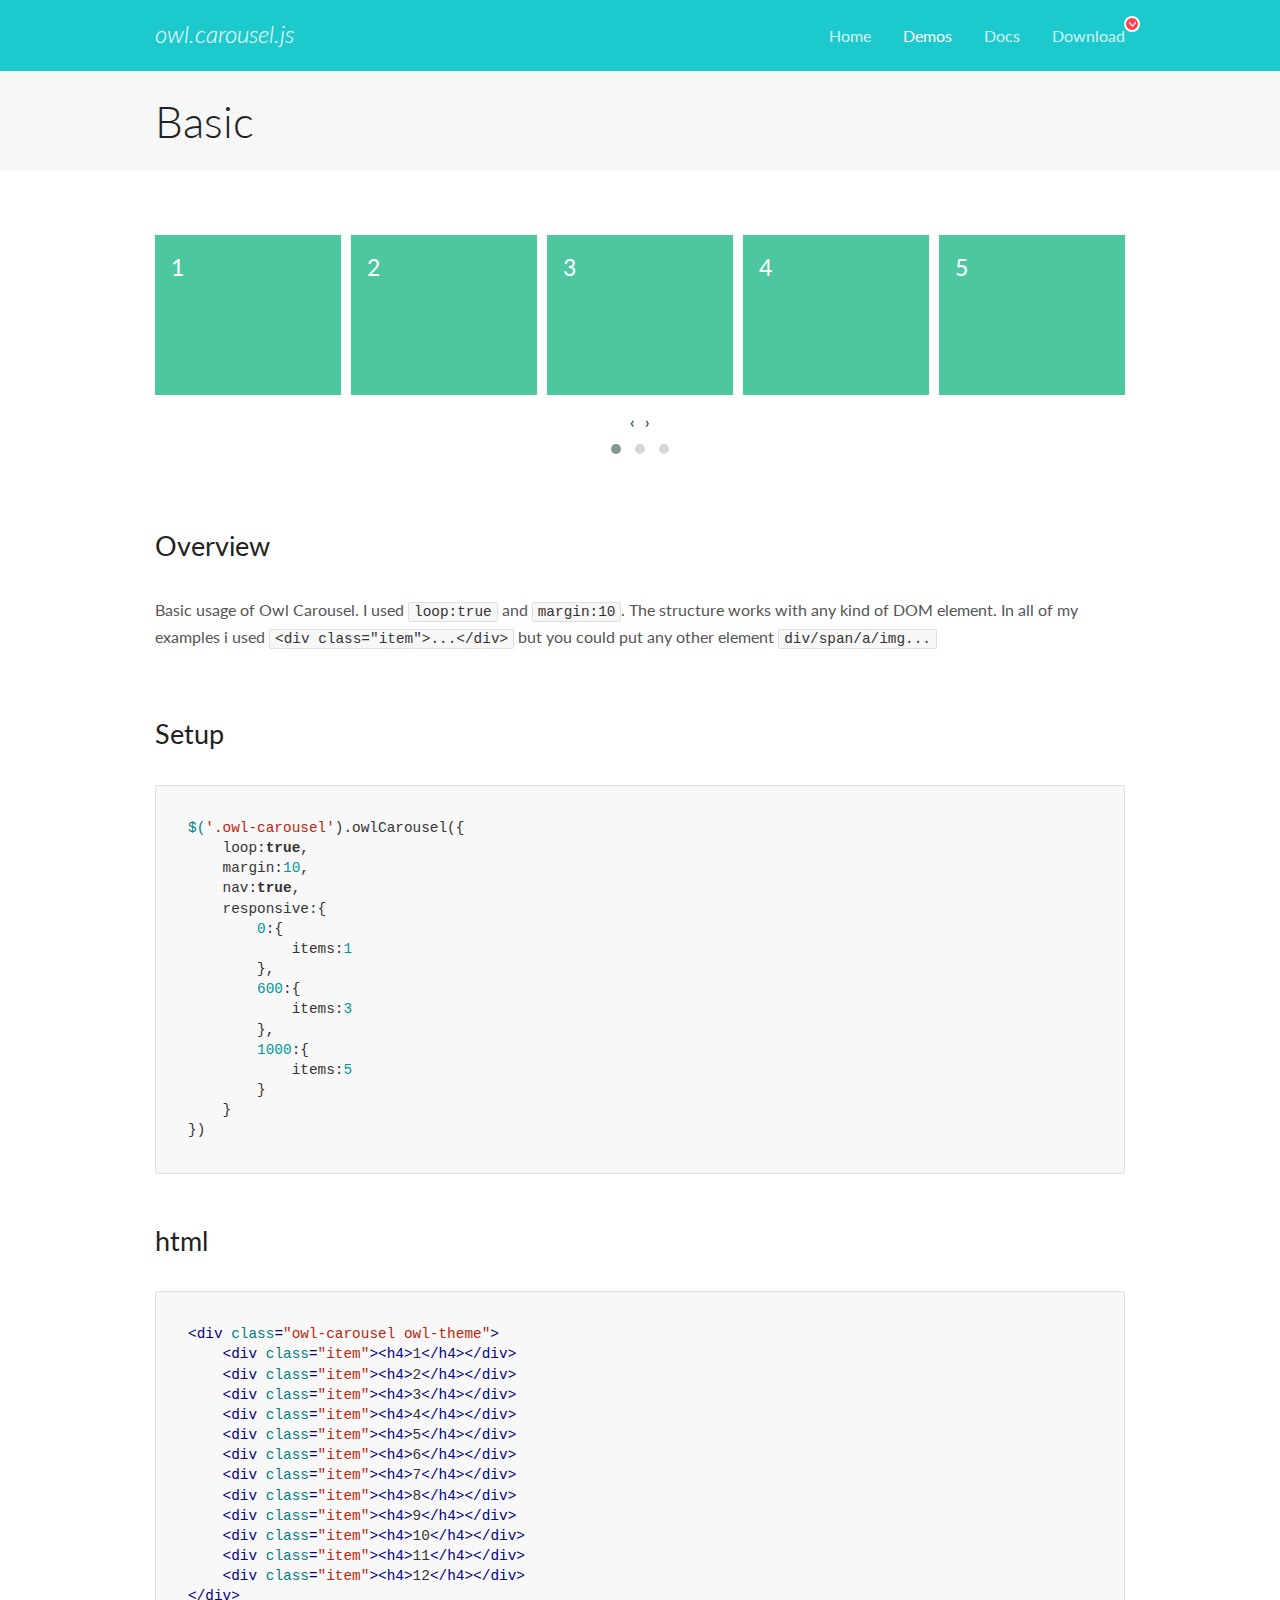
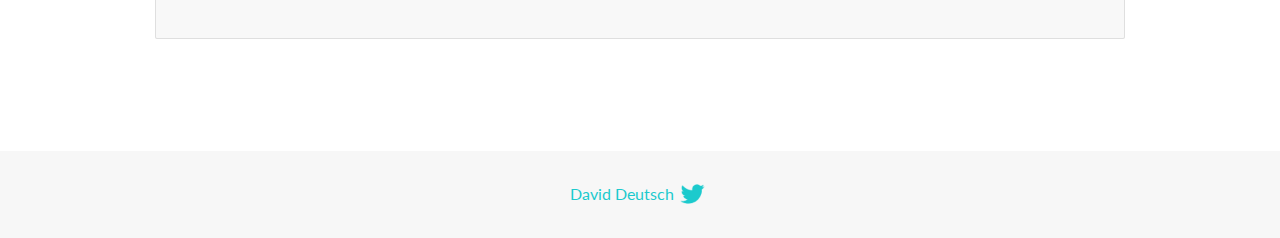
<file: OwlCarousel/docs/demos/basic.html>
<!DOCTYPE html>
<html lang="en">
  <head>

    <!-- head -->
    <meta charset="utf-8">
    <meta name="msapplication-tap-highlight" content="no" />
    <meta name="viewport" content="width=device-width, initial-scale=1.0" />
    <meta name="description" content="Basic usage demo">
    <meta name="author" content="David Deutsch">
    <title>
      Basic Demo | Owl Carousel | 2.3.4
    </title>

    <!-- Stylesheets -->
    <link href='https://fonts.googleapis.com/css?family=Lato:300,400,700,400italic,300italic' rel='stylesheet' type='text/css'>
    <link rel="stylesheet" href="../assets/css/docs.theme.min.css">

    <!-- Owl Stylesheets -->
    <link rel="stylesheet" href="../assets/owlcarousel/assets/owl.carousel.min.css">
    <link rel="stylesheet" href="../assets/owlcarousel/assets/owl.theme.default.min.css">

    <!-- HTML5 shim and Respond.js IE8 support of HTML5 elements and media queries -->

    <!--[if lt IE 9]>
      <script src="https://oss.maxcdn.com/libs/html5shiv/3.7.0/html5shiv.js"></script>
      <script src="https://oss.maxcdn.com/libs/respond.js/1.3.0/respond.min.js"></script>
    <![endif]-->

    <!-- Favicons -->
    <link rel="apple-touch-icon-precomposed" sizes="144x144" href="../assets/ico/apple-touch-icon-144-precomposed.png">
    <link rel="shortcut icon" href="../assets/ico/favicon.png">
    <link rel="shortcut icon" href="favicon.ico">

    <!-- Yeah i know js should not be in header. Its required for demos.-->

    <!-- javascript -->
    <script src="../assets/vendors/jquery.min.js"></script>
    <script src="../assets/owlcarousel/owl.carousel.js"></script>
  </head>
  <body>

    <!-- header -->
    <header class="header">
      <div class="row">
        <div class="large-12 columns">
          <div class="brand left">
            <h3>
              <a href="/OwlCarousel2/">owl.carousel.js</a> 
            </h3>
          </div>
          <a id="toggle-nav" class="right">
            <span></span> <span></span> <span></span> 
          </a> 
          <div class="nav-bar">
            <ul class="clearfix">
              <li> <a href="/OwlCarousel2/index.html">Home</a>  </li>
              <li class="active">
                <a href="/OwlCarousel2/demos/demos.html">Demos</a> 
              </li>
              <li> <a href="/OwlCarousel2/docs/started-welcome.html">Docs</a>  </li>
              <li>
                <a href="https://github.com/OwlCarousel2/OwlCarousel2/archive/2.3.4.zip">Download</a> 
                <span class="download"></span> 
              </li>
            </ul>
          </div>
        </div>
      </div>
    </header>

    <!-- title -->
    <section class="title">
      <div class="row">
        <div class="large-12 columns">
          <h1>Basic</h1>
        </div>
      </div>
    </section>

    <!--  Demos -->
    <section id="demos">
      <div class="row">
        <div class="large-12 columns">
          <div class="owl-carousel owl-theme">
            <div class="item">
              <h4>1</h4>
            </div>
            <div class="item">
              <h4>2</h4>
            </div>
            <div class="item">
              <h4>3</h4>
            </div>
            <div class="item">
              <h4>4</h4>
            </div>
            <div class="item">
              <h4>5</h4>
            </div>
            <div class="item">
              <h4>6</h4>
            </div>
            <div class="item">
              <h4>7</h4>
            </div>
            <div class="item">
              <h4>8</h4>
            </div>
            <div class="item">
              <h4>9</h4>
            </div>
            <div class="item">
              <h4>10</h4>
            </div>
            <div class="item">
              <h4>11</h4>
            </div>
            <div class="item">
              <h4>12</h4>
            </div>
          </div>
          <h3 id="overview">Overview</h3>
          <p>Basic usage of Owl Carousel. I used <code>loop:true</code> and <code>margin:10</code>. The structure works with any kind of DOM element. In all of my examples i used <code>&lt;div class=&quot;item&quot;&gt;...&lt;/div&gt;</code> but you could
            put any other element <code>div/span/a/img...</code></p>
          <h3 id="setup">Setup</h3>
          <pre><code>$(&#39;.owl-carousel&#39;).owlCarousel({
    loop:true,
    margin:10,
    nav:true,
    responsive:{
        0:{
            items:1
        },
        600:{
            items:3
        },
        1000:{
            items:5
        }
    }
})</code></pre>
          <h3 id="html">html</h3>
          <pre><code>&lt;div class=&quot;owl-carousel owl-theme&quot;&gt;
    &lt;div class=&quot;item&quot;&gt;&lt;h4&gt;1&lt;/h4&gt;&lt;/div&gt;
    &lt;div class=&quot;item&quot;&gt;&lt;h4&gt;2&lt;/h4&gt;&lt;/div&gt;
    &lt;div class=&quot;item&quot;&gt;&lt;h4&gt;3&lt;/h4&gt;&lt;/div&gt;
    &lt;div class=&quot;item&quot;&gt;&lt;h4&gt;4&lt;/h4&gt;&lt;/div&gt;
    &lt;div class=&quot;item&quot;&gt;&lt;h4&gt;5&lt;/h4&gt;&lt;/div&gt;
    &lt;div class=&quot;item&quot;&gt;&lt;h4&gt;6&lt;/h4&gt;&lt;/div&gt;
    &lt;div class=&quot;item&quot;&gt;&lt;h4&gt;7&lt;/h4&gt;&lt;/div&gt;
    &lt;div class=&quot;item&quot;&gt;&lt;h4&gt;8&lt;/h4&gt;&lt;/div&gt;
    &lt;div class=&quot;item&quot;&gt;&lt;h4&gt;9&lt;/h4&gt;&lt;/div&gt;
    &lt;div class=&quot;item&quot;&gt;&lt;h4&gt;10&lt;/h4&gt;&lt;/div&gt;
    &lt;div class=&quot;item&quot;&gt;&lt;h4&gt;11&lt;/h4&gt;&lt;/div&gt;
    &lt;div class=&quot;item&quot;&gt;&lt;h4&gt;12&lt;/h4&gt;&lt;/div&gt;
&lt;/div&gt;</code></pre>
          <script>
            $(document).ready(function() {
              var owl = $('.owl-carousel');
              owl.owlCarousel({
                margin: 10,
                nav: true,
                loop: true,
                responsive: {
                  0: {
                    items: 1
                  },
                  600: {
                    items: 3
                  },
                  1000: {
                    items: 5
                  }
                }
              })
            })
          </script>
        </div>
      </div>
    </section>

    <!-- footer -->
    <footer class="footer">
      <div class="row">
        <div class="large-12 columns">
          <h5>
            <a href="/OwlCarousel2/docs/support-contact.html">David Deutsch</a> 
            <a id="custom-tweet-button" href="https://twitter.com/share?url=https://github.com/OwlCarousel2/OwlCarousel2&text=Owl Carousel - This is so awesome! " target="_blank"></a> 
          </h5>
        </div>
      </div>
    </footer>

    <!-- vendors -->
    <script src="../assets/vendors/highlight.js"></script>
    <script src="../assets/js/app.js"></script>
  </body>
</html>
</file>
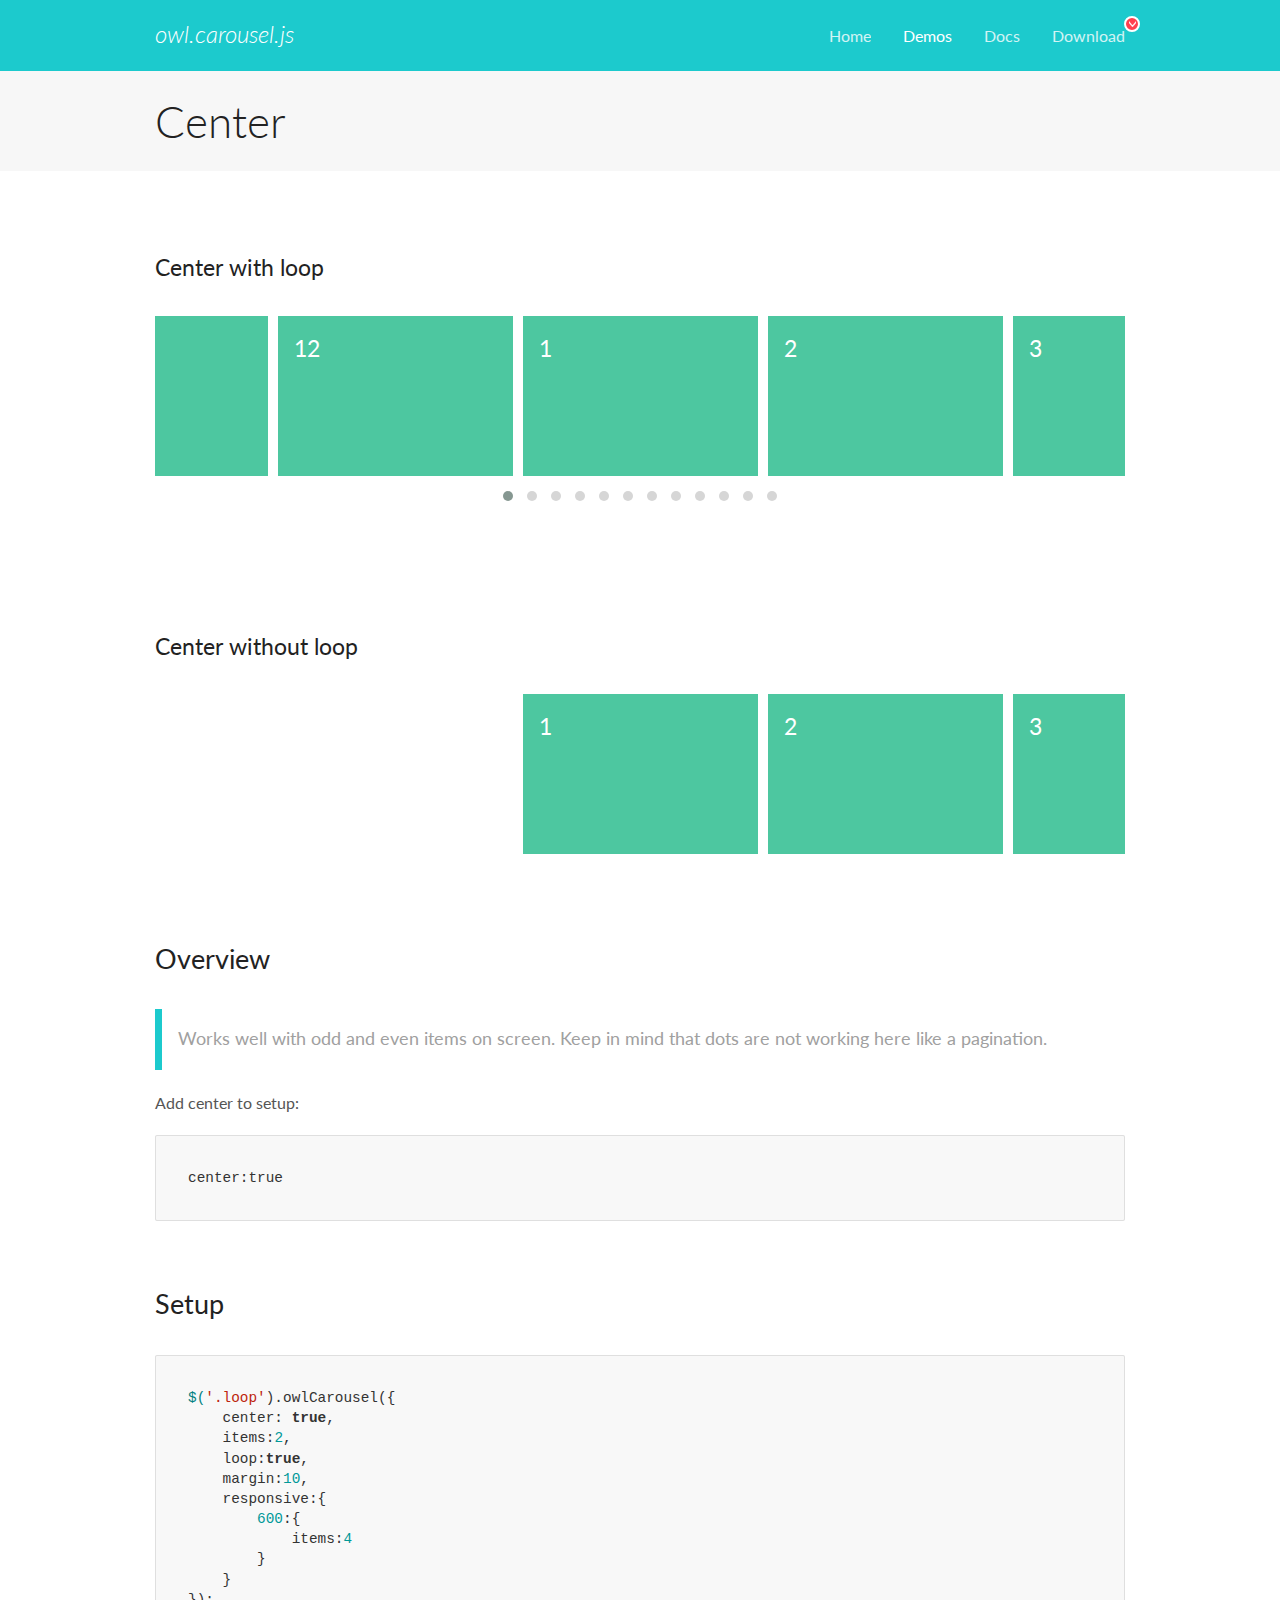
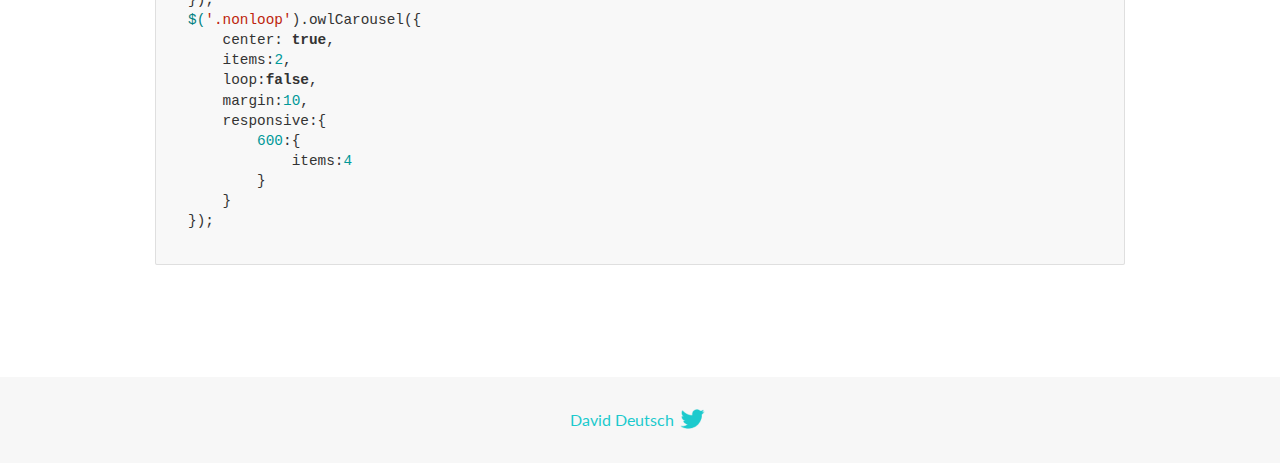
<file: OwlCarousel/docs/demos/center.html>
<!DOCTYPE html>
<html lang="en">
  <head>

    <!-- head -->
    <meta charset="utf-8">
    <meta name="msapplication-tap-highlight" content="no" />
    <meta name="viewport" content="width=device-width, initial-scale=1.0" />
    <meta name="description" content="Center carousel">
    <meta name="author" content="David Deutsch">
    <title>
      Center Demo | Owl Carousel | 2.3.4
    </title>

    <!-- Stylesheets -->
    <link href='https://fonts.googleapis.com/css?family=Lato:300,400,700,400italic,300italic' rel='stylesheet' type='text/css'>
    <link rel="stylesheet" href="../assets/css/docs.theme.min.css">

    <!-- Owl Stylesheets -->
    <link rel="stylesheet" href="../assets/owlcarousel/assets/owl.carousel.min.css">
    <link rel="stylesheet" href="../assets/owlcarousel/assets/owl.theme.default.min.css">

    <!-- HTML5 shim and Respond.js IE8 support of HTML5 elements and media queries -->

    <!--[if lt IE 9]>
      <script src="https://oss.maxcdn.com/libs/html5shiv/3.7.0/html5shiv.js"></script>
      <script src="https://oss.maxcdn.com/libs/respond.js/1.3.0/respond.min.js"></script>
    <![endif]-->

    <!-- Favicons -->
    <link rel="apple-touch-icon-precomposed" sizes="144x144" href="../assets/ico/apple-touch-icon-144-precomposed.png">
    <link rel="shortcut icon" href="../assets/ico/favicon.png">
    <link rel="shortcut icon" href="favicon.ico">

    <!-- Yeah i know js should not be in header. Its required for demos.-->

    <!-- javascript -->
    <script src="../assets/vendors/jquery.min.js"></script>
    <script src="../assets/owlcarousel/owl.carousel.js"></script>
  </head>
  <body>

    <!-- header -->
    <header class="header">
      <div class="row">
        <div class="large-12 columns">
          <div class="brand left">
            <h3>
              <a href="/OwlCarousel2/">owl.carousel.js</a> 
            </h3>
          </div>
          <a id="toggle-nav" class="right">
            <span></span> <span></span> <span></span> 
          </a> 
          <div class="nav-bar">
            <ul class="clearfix">
              <li> <a href="/OwlCarousel2/index.html">Home</a>  </li>
              <li class="active">
                <a href="/OwlCarousel2/demos/demos.html">Demos</a> 
              </li>
              <li> <a href="/OwlCarousel2/docs/started-welcome.html">Docs</a>  </li>
              <li>
                <a href="https://github.com/OwlCarousel2/OwlCarousel2/archive/2.3.4.zip">Download</a> 
                <span class="download"></span> 
              </li>
            </ul>
          </div>
        </div>
      </div>
    </header>

    <!-- title -->
    <section class="title">
      <div class="row">
        <div class="large-12 columns">
          <h1>Center</h1>
        </div>
      </div>
    </section>

    <!--  Demos -->
    <section id="demos">
      <div class="row">
        <div class="large-12 columns">
          <h4 id="center-with-loop">Center with loop</h4>
          <div class="loop owl-carousel owl-theme">
            <div class="item">
              <h4>1</h4>
            </div>
            <div class="item">
              <h4>2</h4>
            </div>
            <div class="item">
              <h4>3</h4>
            </div>
            <div class="item">
              <h4>4</h4>
            </div>
            <div class="item">
              <h4>5</h4>
            </div>
            <div class="item">
              <h4>6</h4>
            </div>
            <div class="item">
              <h4>7</h4>
            </div>
            <div class="item">
              <h4>8</h4>
            </div>
            <div class="item">
              <h4>9</h4>
            </div>
            <div class="item">
              <h4>10</h4>
            </div>
            <div class="item">
              <h4>11</h4>
            </div>
            <div class="item">
              <h4>12</h4>
            </div>
          </div>
          <br>
          <h4 id="center-without-loop">Center without loop</h4>
          <div class="nonloop owl-carousel">
            <div class="item">
              <h4>1</h4>
            </div>
            <div class="item">
              <h4>2</h4>
            </div>
            <div class="item">
              <h4>3</h4>
            </div>
            <div class="item">
              <h4>4</h4>
            </div>
            <div class="item">
              <h4>5</h4>
            </div>
            <div class="item">
              <h4>6</h4>
            </div>
            <div class="item">
              <h4>7</h4>
            </div>
            <div class="item">
              <h4>8</h4>
            </div>
            <div class="item">
              <h4>9</h4>
            </div>
            <div class="item">
              <h4>10</h4>
            </div>
            <div class="item">
              <h4>11</h4>
            </div>
            <div class="item">
              <h4>12</h4>
            </div>
          </div>
          <h3 id="overview">Overview</h3>
          <blockquote>
            <p>Works well with odd and even items on screen. Keep in mind that dots are not working here like a pagination.</p>
          </blockquote>
          <p>Add center to setup:</p>
          <pre><code>center:true</code></pre>
          <h3 id="setup">Setup</h3>
          <pre><code>$(&#39;.loop&#39;).owlCarousel({
    center: true,
    items:2,
    loop:true,
    margin:10,
    responsive:{
        600:{
            items:4
        }
    }
});
$(&#39;.nonloop&#39;).owlCarousel({
    center: true,
    items:2,
    loop:false,
    margin:10,
    responsive:{
        600:{
            items:4
        }
    }
});</code></pre>
          <script>
            jQuery(document).ready(function($) {
              $('.loop').owlCarousel({
                center: true,
                items: 2,
                loop: true,
                margin: 10,
                responsive: {
                  600: {
                    items: 4
                  }
                }
              });
              $('.nonloop').owlCarousel({
                center: true,
                items: 2,
                loop: false,
                margin: 10,
                responsive: {
                  600: {
                    items: 4
                  }
                }
              });
            });
          </script>
        </div>
      </div>
    </section>

    <!-- footer -->
    <footer class="footer">
      <div class="row">
        <div class="large-12 columns">
          <h5>
            <a href="/OwlCarousel2/docs/support-contact.html">David Deutsch</a> 
            <a id="custom-tweet-button" href="https://twitter.com/share?url=https://github.com/OwlCarousel2/OwlCarousel2&text=Owl Carousel - This is so awesome! " target="_blank"></a> 
          </h5>
        </div>
      </div>
    </footer>

    <!-- vendors -->
    <script src="../assets/vendors/highlight.js"></script>
    <script src="../assets/js/app.js"></script>
  </body>
</html>
</file>
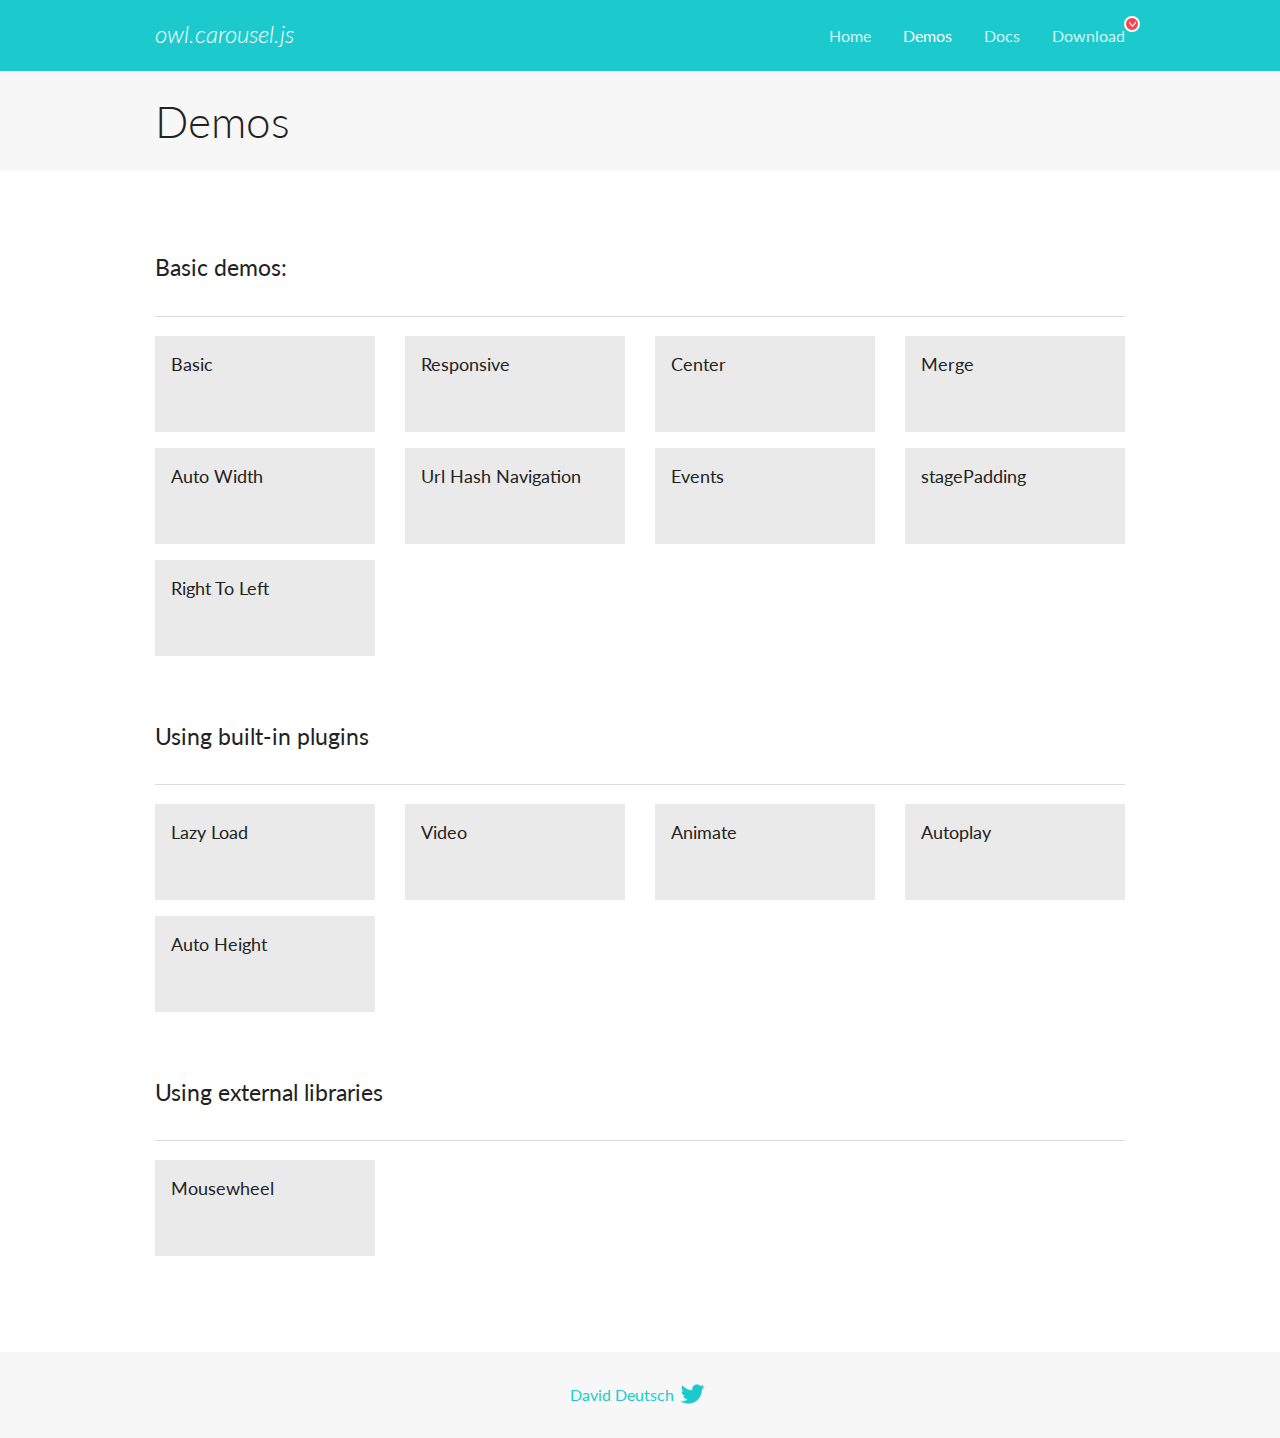
<file: OwlCarousel/docs/demos/demos.html>
<!DOCTYPE html>
<html lang="en">
  <head>

    <!-- head -->
    <meta charset="utf-8">
    <meta name="msapplication-tap-highlight" content="no" />
    <meta name="viewport" content="width=device-width, initial-scale=1.0" />
    <meta name="description" content="A list of Owl Carousel examples.">
    <meta name="author" content="David Deutsch">
    <title>
      Demos | Owl Carousel | 2.3.4
    </title>

    <!-- Stylesheets -->
    <link href='https://fonts.googleapis.com/css?family=Lato:300,400,700,400italic,300italic' rel='stylesheet' type='text/css'>
    <link rel="stylesheet" href="../assets/css/docs.theme.min.css">

    <!-- Owl Stylesheets -->
    <link rel="stylesheet" href="../assets/owlcarousel/assets/owl.carousel.min.css">
    <link rel="stylesheet" href="../assets/owlcarousel/assets/owl.theme.default.min.css">

    <!-- HTML5 shim and Respond.js IE8 support of HTML5 elements and media queries -->

    <!--[if lt IE 9]>
      <script src="https://oss.maxcdn.com/libs/html5shiv/3.7.0/html5shiv.js"></script>
      <script src="https://oss.maxcdn.com/libs/respond.js/1.3.0/respond.min.js"></script>
    <![endif]-->

    <!-- Favicons -->
    <link rel="apple-touch-icon-precomposed" sizes="144x144" href="../assets/ico/apple-touch-icon-144-precomposed.png">
    <link rel="shortcut icon" href="../assets/ico/favicon.png">
    <link rel="shortcut icon" href="favicon.ico">

    <!-- Yeah i know js should not be in header. Its required for demos.-->

    <!-- javascript -->
    <script src="../assets/vendors/jquery.min.js"></script>
    <script src="../assets/owlcarousel/owl.carousel.js"></script>
  </head>
  <body>

    <!-- header -->
    <header class="header">
      <div class="row">
        <div class="large-12 columns">
          <div class="brand left">
            <h3>
              <a href="/OwlCarousel2/">owl.carousel.js</a> 
            </h3>
          </div>
          <a id="toggle-nav" class="right">
            <span></span> <span></span> <span></span> 
          </a> 
          <div class="nav-bar">
            <ul class="clearfix">
              <li> <a href="/OwlCarousel2/index.html">Home</a>  </li>
              <li class="active">
                <a href="/OwlCarousel2/demos/demos.html">Demos</a> 
              </li>
              <li> <a href="/OwlCarousel2/docs/started-welcome.html">Docs</a>  </li>
              <li>
                <a href="https://github.com/OwlCarousel2/OwlCarousel2/archive/2.3.4.zip">Download</a> 
                <span class="download"></span> 
              </li>
            </ul>
          </div>
        </div>
      </div>
    </header>

    <!-- title -->
    <section class="title">
      <div class="row">
        <div class="large-12 columns">
          <h1>Demos</h1>
        </div>
      </div>
    </section>

    <!--  Demos -->
    <section id="demos">
      <div class="row">
        <div class="large-12 columns">
          <h4 id="basic-demos-">Basic demos:</h4>
          <hr>
          <div class="demo-list">
            <div class="row">
              <div class="small-6 medium-4 large-3 columns">
                <a href="basic.html" class="demo-block">
                  <h5>Basic </h5>
                </a> 
              </div>
              <div class="small-6 medium-4 large-3 columns">
                <a href="responsive.html" class="demo-block">
                  <h5>Responsive </h5>
                </a> 
              </div>
              <div class="small-6 medium-4 large-3 columns">
                <a href="center.html" class="demo-block">
                  <h5>Center </h5>
                </a> 
              </div>
              <div class="small-6 medium-4 large-3 columns">
                <a href="merge.html" class="demo-block">
                  <h5>Merge </h5>
                </a> 
              </div>
              <div class="small-6 medium-4 large-3 columns">
                <a href="autowidth.html" class="demo-block">
                  <h5>Auto Width </h5>
                </a> 
              </div>
              <div class="small-6 medium-4 large-3 columns">
                <a href="urlhashnav.html" class="demo-block">
                  <h5>Url Hash Navigation </h5>
                </a> 
              </div>
              <div class="small-6 medium-4 large-3 columns">
                <a href="events.html" class="demo-block">
                  <h5>Events </h5>
                </a> 
              </div>
              <div class="small-6 medium-4 large-3 columns">
                <a href="stagepadding.html" class="demo-block">
                  <h5>stagePadding </h5>
                </a> 
              </div>
              <div class="small-6 medium-4 large-3 columns">
                <a href="rtl.html" class="demo-block">
                  <h5>Right To Left </h5>
                </a> 
              </div>
            </div>
          </div>
          <h4 id="using-built-in-plugins">Using built-in plugins</h4>
          <hr>
          <div class="demo-list">
            <div class="row">
              <div class="small-6 medium-4 large-3 columns">
                <a href="lazyLoad.html" class="demo-block">
                  <h5>Lazy Load </h5>
                </a> 
              </div>
              <div class="small-6 medium-4 large-3 columns">
                <a href="video.html" class="demo-block">
                  <h5>Video </h5>
                </a> 
              </div>
              <div class="small-6 medium-4 large-3 columns">
                <a href="animate.html" class="demo-block">
                  <h5>Animate </h5>
                </a> 
              </div>
              <div class="small-6 medium-4 large-3 columns">
                <a href="autoplay.html" class="demo-block">
                  <h5>Autoplay </h5>
                </a> 
              </div>
              <div class="small-6 medium-4 large-3 columns">
                <a href="autoheight.html" class="demo-block">
                  <h5>Auto Height </h5>
                </a> 
              </div>
            </div>
          </div>
          <h4 id="using-external-libraries">Using external libraries</h4>
          <hr>
          <div class="demo-list">
            <div class="row">
              <div class="small-6 medium-4 large-3 columns">
                <a href="mousewheel.html" class="demo-block">
                  <h5>Mousewheel </h5>
                </a> 
              </div>
            </div>
          </div>
        </div>
      </div>
    </section>

    <!-- footer -->
    <footer class="footer">
      <div class="row">
        <div class="large-12 columns">
          <h5>
            <a href="/OwlCarousel2/docs/support-contact.html">David Deutsch</a> 
            <a id="custom-tweet-button" href="https://twitter.com/share?url=https://github.com/OwlCarousel2/OwlCarousel2&text=Owl Carousel - This is so awesome! " target="_blank"></a> 
          </h5>
        </div>
      </div>
    </footer>

    <!-- vendors -->
    <script src="../assets/vendors/highlight.js"></script>
    <script src="../assets/js/app.js"></script>
  </body>
</html>
</file>
